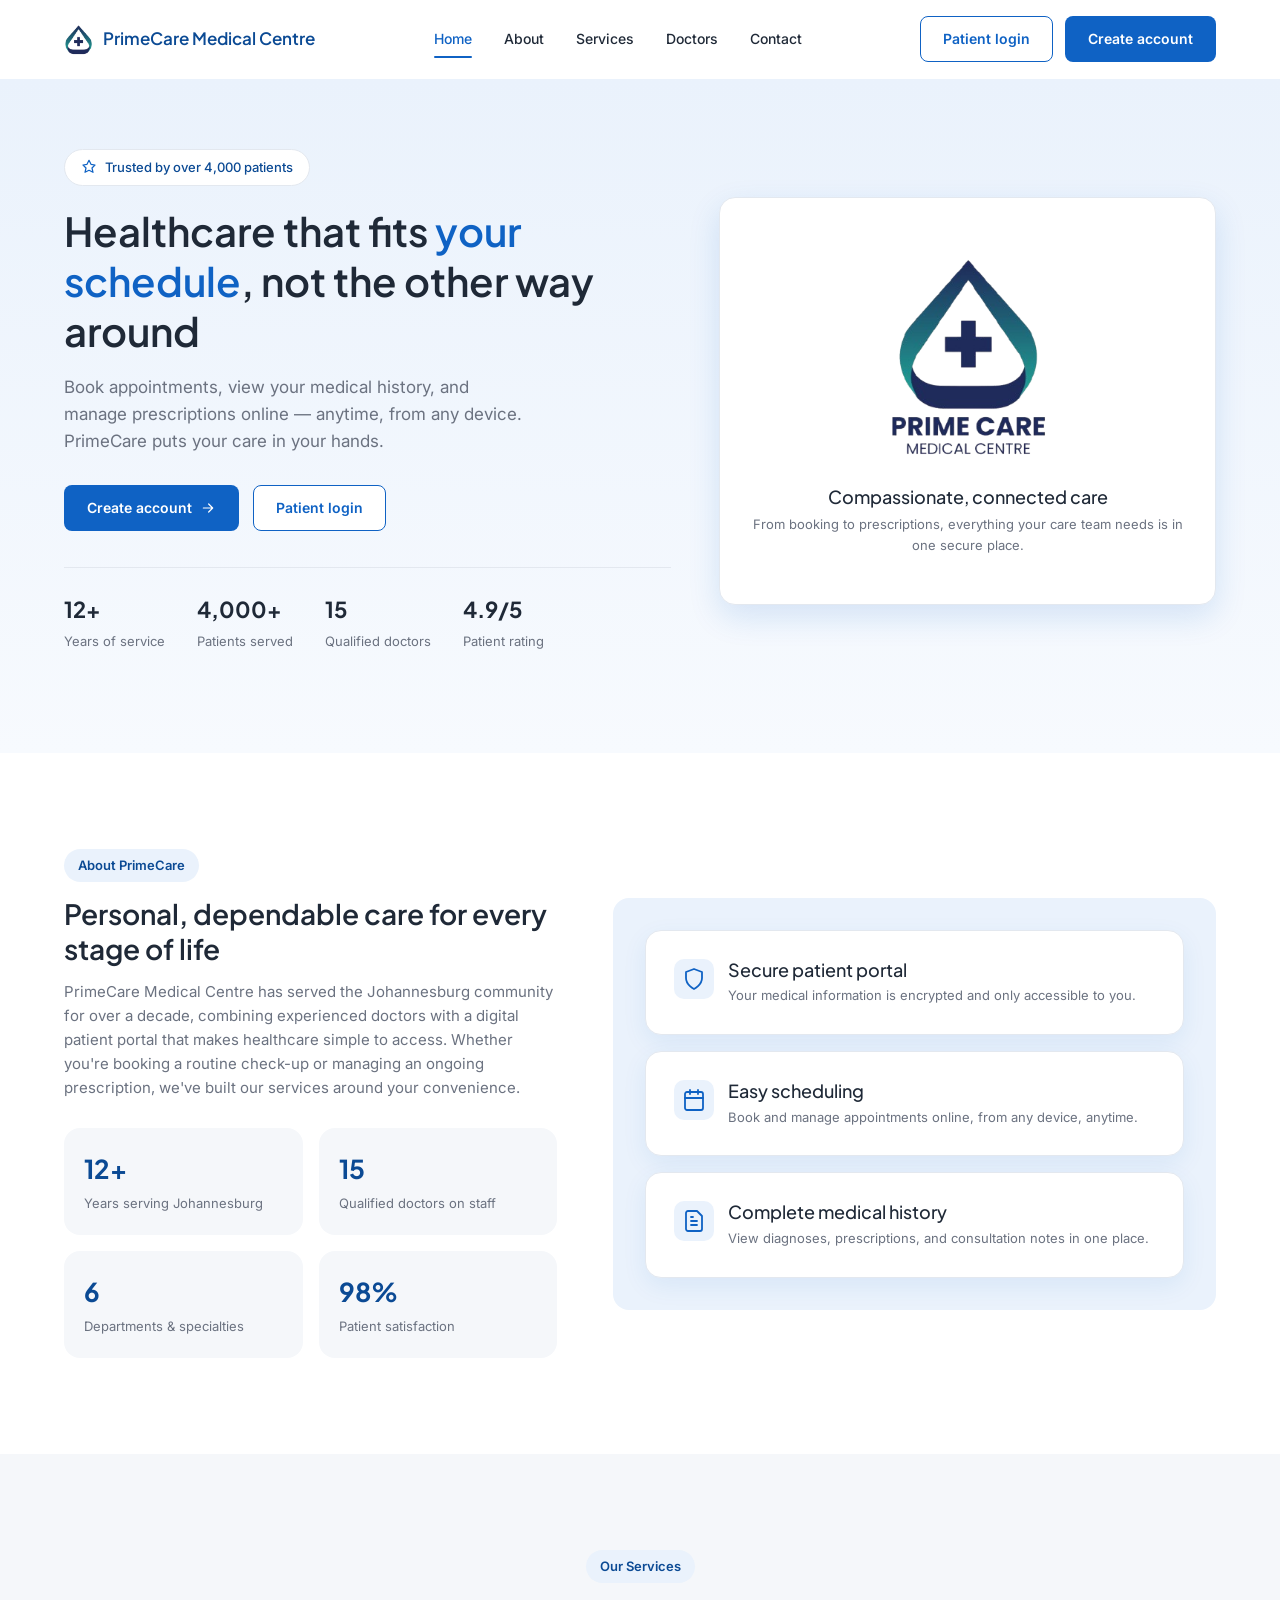
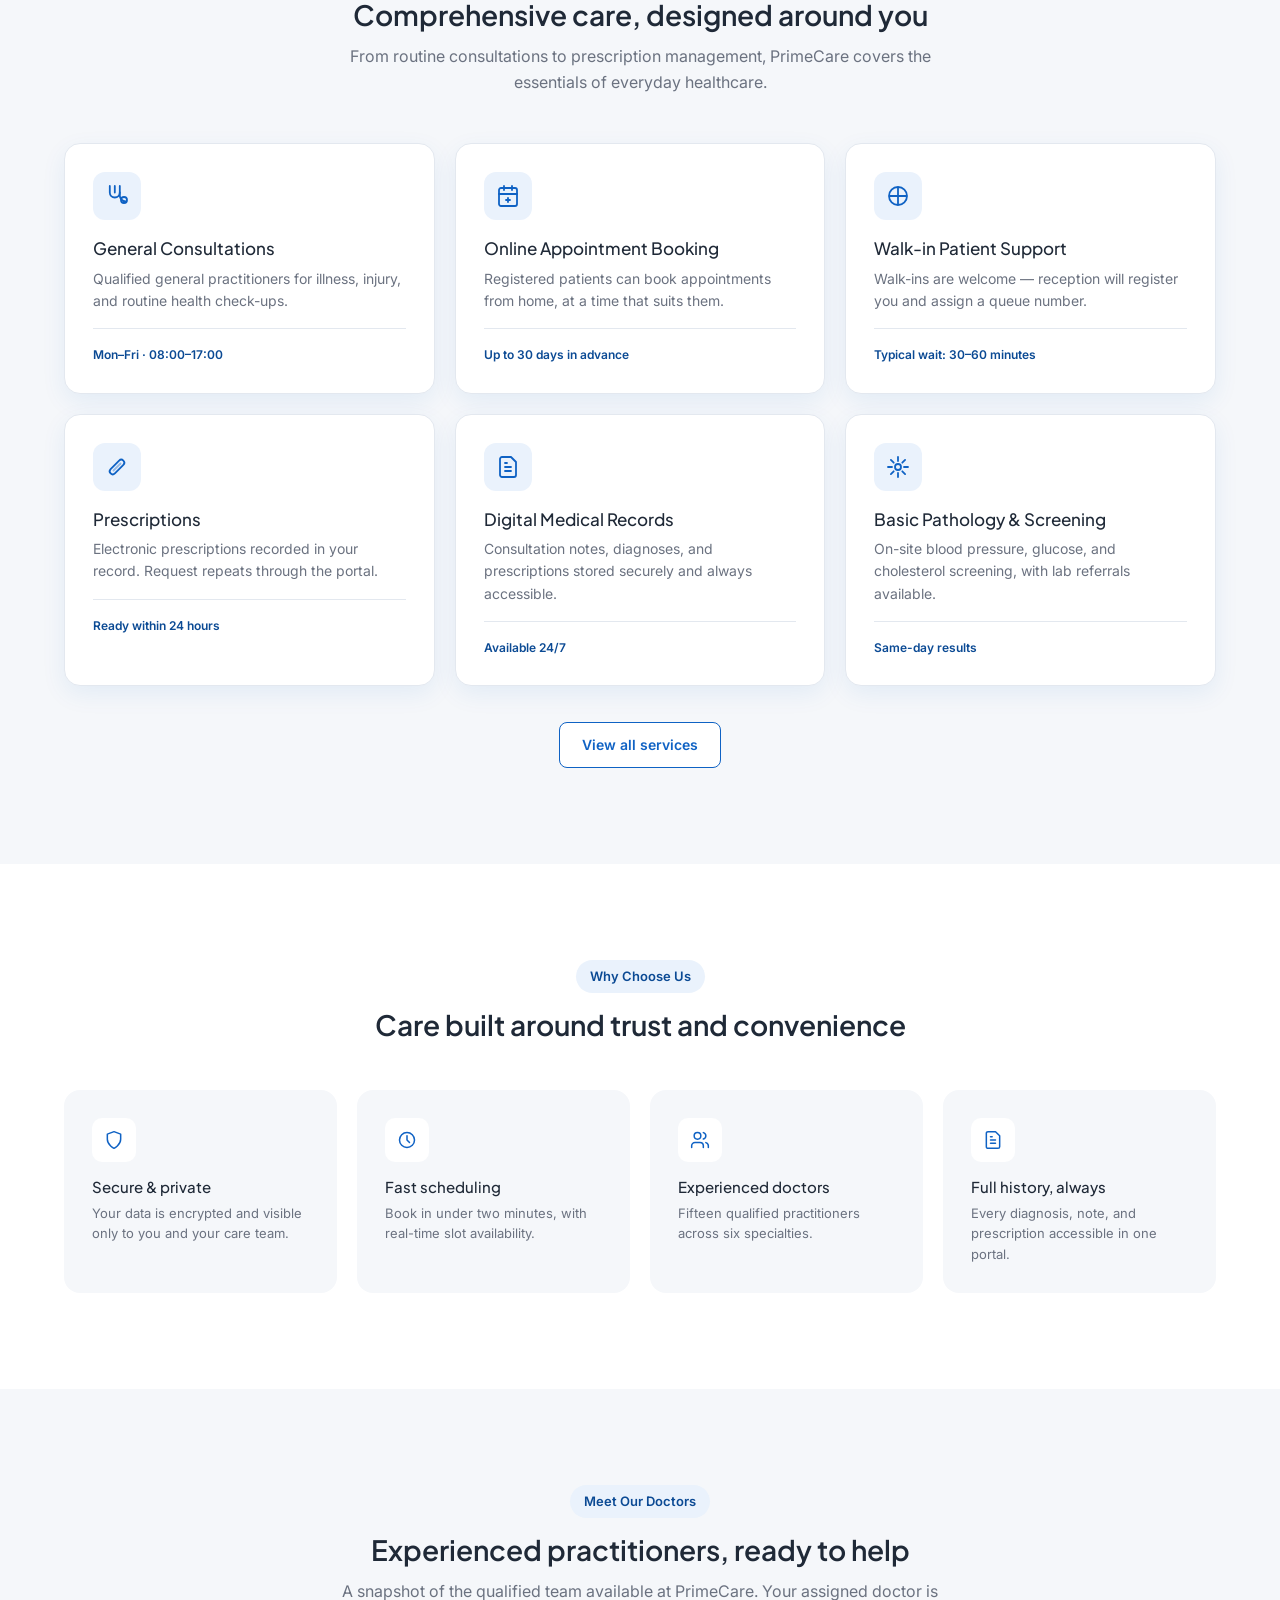
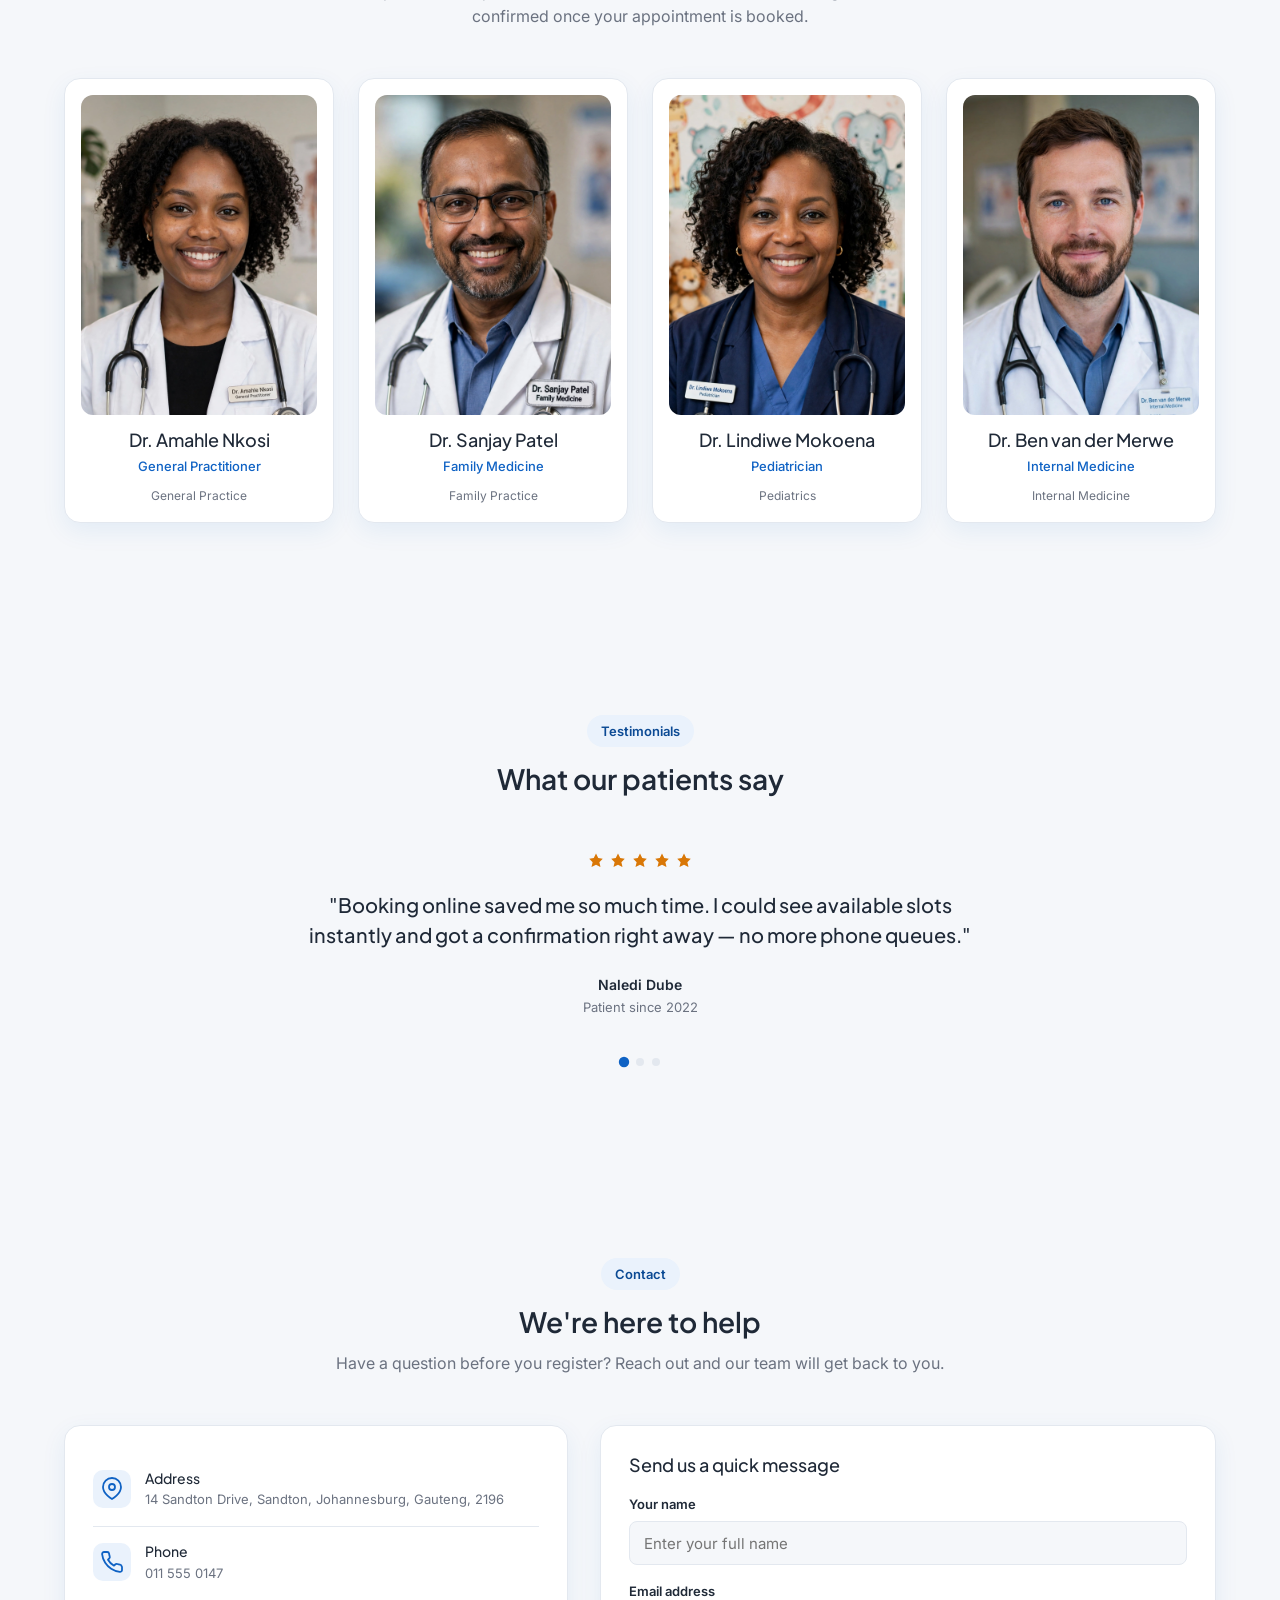
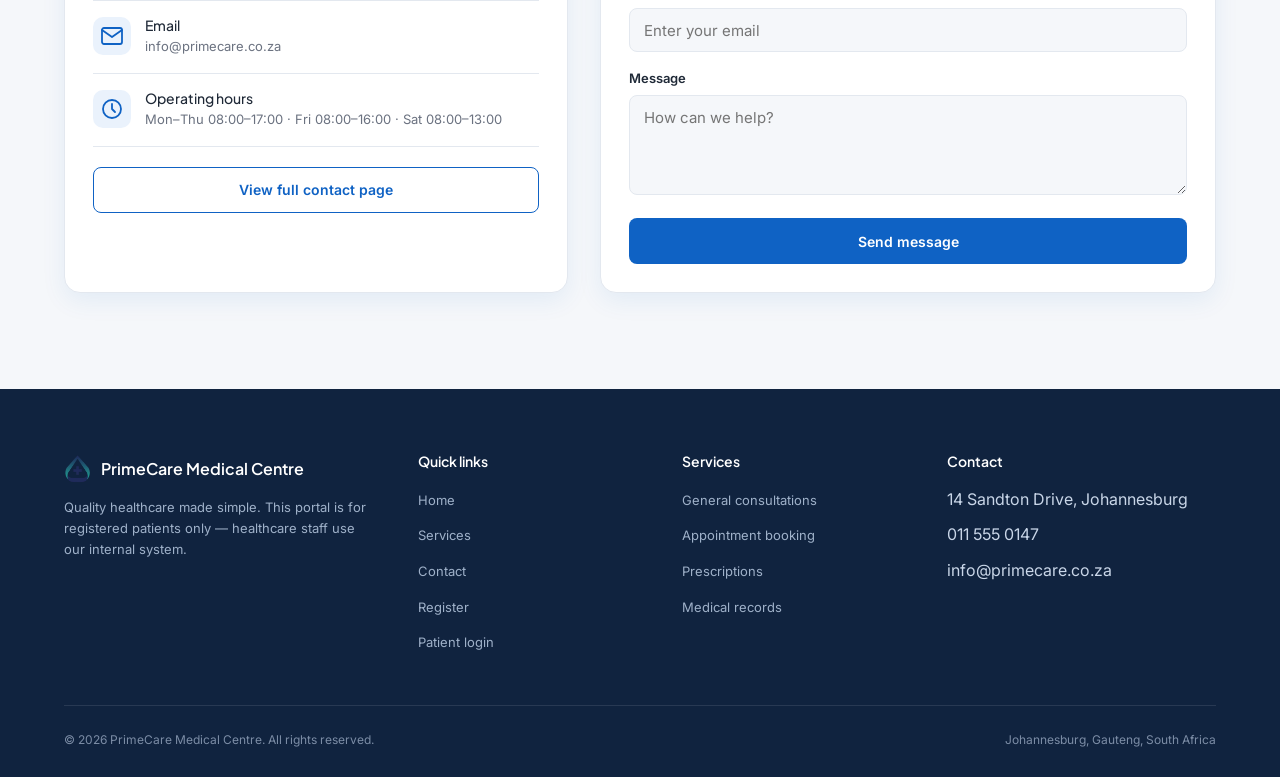
<file: index.html>
<!DOCTYPE html>
<html lang="en">
<head>
<meta charset="UTF-8">
<meta name="viewport" content="width=device-width, initial-scale=1.0">
<title>PrimeCare Medical Centre | Quality Healthcare, Simplified</title>
<meta name="description" content="Book appointments, view medical records, and manage prescriptions online with PrimeCare Medical Centre.">
<link rel="icon" type="image/png" href="assets/images/favicon.png">
<link rel="stylesheet" href="assets/css/style.css">
</head>
<body>

<!-- ============ HEADER ============ -->
<header class="site-header" id="siteHeader">
    <div class="header-inner">
        <a href="index.html" class="logo">
            <img src="assets/images/logo-icon.png" alt="PrimeCare Medical Centre" class="logo-icon-img">
            PrimeCare Medical Centre
        </a>

        <nav class="main-nav" id="mainNav">
            <a href="index.html#hero" class="active">Home</a>
            <a href="index.html#about">About</a>
            <a href="index.html#services">Services</a>
            <a href="index.html#doctors">Doctors</a>
            <a href="index.html#contact">Contact</a>
        </nav>

        <div class="nav-actions">
            <a href="login.html" class="btn btn-secondary">Patient login</a>
            <a href="register.html" class="btn btn-primary">Create account</a>
            <button class="nav-toggle" id="navToggle" aria-label="Toggle menu" aria-expanded="false">
                <svg class="icon" viewBox="0 0 24 24"><path d="M3 6h18M3 12h18M3 18h18"/></svg>
            </button>
        </div>
    </div>
</header>

<!-- ============ HERO ============ -->
<section class="hero" id="hero" style="padding-top:70px;">
    <div class="container">
        <div class="hero-inner">
            <div class="reveal visible">
                <div class="hero-badge">
                    <svg class="icon" viewBox="0 0 24 24"><path d="M12 2l3 6 6 1-4.5 4.5L18 20l-6-3-6 3 1.5-6.5L3 9l6-1z"/></svg>
                    Trusted by over 4,000 patients
                </div>
                <h1>Healthcare that fits <span>your schedule</span>, not the other way around</h1>
                <p class="hero-lead">Book appointments, view your medical history, and manage prescriptions online — anytime, from any device. PrimeCare puts your care in your hands.</p>
                <div class="hero-actions">
                    <a href="register.html" class="btn btn-primary">
                        Create account
                        <svg class="icon" style="width:16px;height:16px;" viewBox="0 0 24 24"><path d="M5 12h14M13 6l6 6-6 6"/></svg>
                    </a>
                    <a href="login.html" class="btn btn-secondary">Patient login</a>
                </div>
                <div class="hero-stats">
                    <div><strong>12+</strong><span>Years of service</span></div>
                    <div><strong>4,000+</strong><span>Patients served</span></div>
                    <div><strong>15</strong><span>Qualified doctors</span></div>
                    <div><strong>4.9/5</strong><span>Patient rating</span></div>
                </div>
            </div>

            <div class="reveal visible">
                <div class="hero-visual" style="text-align:center; padding:48px 24px;">
                    <img src="assets/images/logo-full.png" alt="PrimeCare Medical Centre" style="width:170px; height:auto; margin:0 auto 20px; display:block;">
                    <h3 style="margin-bottom:6px;">Compassionate, connected care</h3>
                    <p style="font-size:13px;">From booking to prescriptions, everything your care team needs is in one secure place.</p>
                </div>
            </div>
        </div>
    </div>
</section>

<!-- ============ ABOUT ============ -->
<section id="about">
    <div class="container">
        <div class="about-inner">
            <div class="reveal">
                <div class="section-tag">About PrimeCare</div>
                <h2>Personal, dependable care for every stage of life</h2>
                <p style="margin-top:14px;">PrimeCare Medical Centre has served the Johannesburg community for over a decade, combining experienced doctors with a digital patient portal that makes healthcare simple to access. Whether you're booking a routine check-up or managing an ongoing prescription, we've built our services around your convenience.</p>

                <div class="about-stats">
                    <div class="stat"><strong>12+</strong><span>Years serving Johannesburg</span></div>
                    <div class="stat"><strong>15</strong><span>Qualified doctors on staff</span></div>
                    <div class="stat"><strong>6</strong><span>Departments &amp; specialties</span></div>
                    <div class="stat"><strong>98%</strong><span>Patient satisfaction</span></div>
                </div>
            </div>

            <div class="reveal">
                <div class="about-visual">
                    <div class="card about-feature">
                        <div class="icon-box">
                            <svg class="icon" viewBox="0 0 24 24"><path d="M12 22s8-4 8-11V5l-8-3-8 3v6c0 7 8 11 8 11z"/></svg>
                        </div>
                        <div>
                            <h3>Secure patient portal</h3>
                            <p>Your medical information is encrypted and only accessible to you.</p>
                        </div>
                    </div>
                    <div class="card about-feature">
                        <div class="icon-box">
                            <svg class="icon" viewBox="0 0 24 24"><rect x="3" y="4" width="18" height="18" rx="2"/><path d="M3 10h18M8 2v4M16 2v4"/></svg>
                        </div>
                        <div>
                            <h3>Easy scheduling</h3>
                            <p>Book and manage appointments online, from any device, anytime.</p>
                        </div>
                    </div>
                    <div class="card about-feature">
                        <div class="icon-box">
                            <svg class="icon" viewBox="0 0 24 24"><path d="M9 12h6M9 16h6M9 8h2"/><path d="M6 2h9l5 5v13a2 2 0 0 1-2 2H6a2 2 0 0 1-2-2V4a2 2 0 0 1 2-2z"/></svg>
                        </div>
                        <div>
                            <h3>Complete medical history</h3>
                            <p>View diagnoses, prescriptions, and consultation notes in one place.</p>
                        </div>
                    </div>
                </div>
            </div>
        </div>
    </div>
</section>

<!-- ============ SERVICES ============ -->
<section id="services" style="background:var(--grey-bg);">
    <div class="container">
        <div class="section-head center">
            <div class="section-tag">Our Services</div>
            <h2>Comprehensive care, designed around you</h2>
            <p>From routine consultations to prescription management, PrimeCare covers the essentials of everyday healthcare.</p>
        </div>

        <div class="services-grid">
            <div class="card service-card reveal">
                <div class="icon-box">
                    <svg class="icon" viewBox="0 0 24 24"><path d="M4.8 2v6.5a5 5 0 0 0 10 0V2M9.8 2v6.5M14.8 2v6.5"/><circle cx="19" cy="16" r="3"/><path d="M14.8 8.5v3a6 6 0 0 0 6 6"/></svg>
                </div>
                <h3>General Consultations</h3>
                <p>Qualified general practitioners for illness, injury, and routine health check-ups.</p>
                <div class="service-meta">Mon–Fri · 08:00–17:00</div>
            </div>

            <div class="card service-card reveal">
                <div class="icon-box">
                    <svg class="icon" viewBox="0 0 24 24"><rect x="3" y="4" width="18" height="18" rx="2"/><path d="M3 10h18M8 2v4M16 2v4M12 14v4M10 16h4"/></svg>
                </div>
                <h3>Online Appointment Booking</h3>
                <p>Registered patients can book appointments from home, at a time that suits them.</p>
                <div class="service-meta">Up to 30 days in advance</div>
            </div>

            <div class="card service-card reveal">
                <div class="icon-box">
                    <svg class="icon" viewBox="0 0 24 24"><path d="M4 12h16M12 4v16"/><circle cx="12" cy="12" r="9"/></svg>
                </div>
                <h3>Walk-in Patient Support</h3>
                <p>Walk-ins are welcome — reception will register you and assign a queue number.</p>
                <div class="service-meta">Typical wait: 30–60 minutes</div>
            </div>

            <div class="card service-card reveal">
                <div class="icon-box">
                    <svg class="icon" viewBox="0 0 24 24"><rect x="3" y="9" width="18" height="6" rx="3" transform="rotate(-45 12 12)"/><path d="M8.5 15.5l7-7" stroke-opacity="0.4"/></svg>
                </div>
                <h3>Prescriptions</h3>
                <p>Electronic prescriptions recorded in your record. Request repeats through the portal.</p>
                <div class="service-meta">Ready within 24 hours</div>
            </div>

            <div class="card service-card reveal">
                <div class="icon-box">
                    <svg class="icon" viewBox="0 0 24 24"><path d="M9 12h6M9 16h6M9 8h2"/><path d="M6 2h9l5 5v13a2 2 0 0 1-2 2H6a2 2 0 0 1-2-2V4a2 2 0 0 1 2-2z"/></svg>
                </div>
                <h3>Digital Medical Records</h3>
                <p>Consultation notes, diagnoses, and prescriptions stored securely and always accessible.</p>
                <div class="service-meta">Available 24/7</div>
            </div>

            <div class="card service-card reveal">
                <div class="icon-box">
                    <svg class="icon" viewBox="0 0 24 24"><path d="M12 2v4M12 18v4M4.9 4.9l2.8 2.8M16.3 16.3l2.8 2.8M2 12h4M18 12h4M4.9 19.1l2.8-2.8M16.3 7.7l2.8-2.8"/><circle cx="12" cy="12" r="3"/></svg>
                </div>
                <h3>Basic Pathology &amp; Screening</h3>
                <p>On-site blood pressure, glucose, and cholesterol screening, with lab referrals available.</p>
                <div class="service-meta">Same-day results</div>
            </div>
        </div>

        <div style="text-align:center; margin-top:36px;">
            <a href="services.html" class="btn btn-secondary">View all services</a>
        </div>
    </div>
</section>

<!-- ============ WHY CHOOSE US ============ -->
<section id="why">
    <div class="container">
        <div class="section-head center">
            <div class="section-tag">Why Choose Us</div>
            <h2>Care built around trust and convenience</h2>
        </div>

        <div class="why-grid">
            <div class="card why-card reveal">
                <div class="icon-box">
                    <svg class="icon" viewBox="0 0 24 24" style="width:20px;height:20px;"><path d="M12 22s8-4 8-11V5l-8-3-8 3v6c0 7 8 11 8 11z"/></svg>
                </div>
                <h3>Secure &amp; private</h3>
                <p>Your data is encrypted and visible only to you and your care team.</p>
            </div>
            <div class="card why-card reveal">
                <div class="icon-box">
                    <svg class="icon" viewBox="0 0 24 24" style="width:20px;height:20px;"><circle cx="12" cy="12" r="9"/><path d="M12 7v5l3 3"/></svg>
                </div>
                <h3>Fast scheduling</h3>
                <p>Book in under two minutes, with real-time slot availability.</p>
            </div>
            <div class="card why-card reveal">
                <div class="icon-box">
                    <svg class="icon" viewBox="0 0 24 24" style="width:20px;height:20px;"><path d="M16 21v-2a4 4 0 0 0-4-4H6a4 4 0 0 0-4 4v2"/><circle cx="9" cy="7" r="4"/><path d="M22 21v-2a4 4 0 0 0-3-3.87"/><path d="M16 3.13a4 4 0 0 1 0 7.75"/></svg>
                </div>
                <h3>Experienced doctors</h3>
                <p>Fifteen qualified practitioners across six specialties.</p>
            </div>
            <div class="card why-card reveal">
                <div class="icon-box">
                    <svg class="icon" viewBox="0 0 24 24" style="width:20px;height:20px;"><path d="M9 12h6M9 16h6M9 8h2"/><path d="M6 2h9l5 5v13a2 2 0 0 1-2 2H6a2 2 0 0 1-2-2V4a2 2 0 0 1 2-2z"/></svg>
                </div>
                <h3>Full history, always</h3>
                <p>Every diagnosis, note, and prescription accessible in one portal.</p>
            </div>
        </div>
    </div>
</section>

<!-- ============ MEET OUR DOCTORS ============ -->
<section id="doctors" style="background:var(--grey-bg);">
    <div class="container">
        <div class="section-head center">
            <div class="section-tag">Meet Our Doctors</div>
            <h2>Experienced practitioners, ready to help</h2>
            <p>A snapshot of the qualified team available at PrimeCare. Your assigned doctor is confirmed once your appointment is booked.</p>
        </div>

        <div class="doctors-grid">
            <div class="card doctor-card reveal">
                <img src="assets/images/amahle.jpg" alt="Dr. Amahle Nkosi - General Practitioner" width="400" height="400" class="doctor-photo">
                <h3>Dr. Amahle Nkosi</h3>
                <div class="doctor-specialty">General Practitioner</div>
                <div class="doctor-dept">General Practice</div>
            </div>
            <div class="card doctor-card reveal">
                <img src="assets/images/sanjay.jpg" alt="Dr. Sanjay Patel - Family Medicine" width="400" height="400" class="doctor-photo">
                <h3>Dr. Sanjay Patel</h3>
                <div class="doctor-specialty">Family Medicine</div>
                <div class="doctor-dept">Family Practice</div>
            </div>
            <div class="card doctor-card reveal">
                <img src="assets/images/lindiwe.jpg" alt="Dr. Lindiwe Mokoena - Pediatrician" width="400" height="400" class="doctor-photo">
                <h3>Dr. Lindiwe Mokoena</h3>
                <div class="doctor-specialty">Pediatrician</div>
                <div class="doctor-dept">Pediatrics</div>
            </div>
            <div class="card doctor-card reveal">
                <img src="assets/images/ben.jpg" alt="Dr. Ben van der Merwe - Internal Medicine" width="400" height="400" class="doctor-photo">
                <h3>Dr. Ben van der Merwe</h3>
                <div class="doctor-specialty">Internal Medicine</div>
                <div class="doctor-dept">Internal Medicine</div>
            </div>
        </div>
    </div>
</section>

<!-- ============ TESTIMONIALS ============ -->
<section class="testimonials-section" id="testimonials">
    <div class="container">
        <div class="section-head center">
            <div class="section-tag">Testimonials</div>
            <h2>What our patients say</h2>
        </div>

        <div class="testimonial-track">
            <div class="testimonial-slide active">
                <div class="testimonial-stars">
                    <svg class="icon" viewBox="0 0 24 24"><path d="M12 2l3 6 6 1-4.5 4.5L18 20l-6-3-6 3 1.5-6.5L3 9l6-1z"/></svg>
                    <svg class="icon" viewBox="0 0 24 24"><path d="M12 2l3 6 6 1-4.5 4.5L18 20l-6-3-6 3 1.5-6.5L3 9l6-1z"/></svg>
                    <svg class="icon" viewBox="0 0 24 24"><path d="M12 2l3 6 6 1-4.5 4.5L18 20l-6-3-6 3 1.5-6.5L3 9l6-1z"/></svg>
                    <svg class="icon" viewBox="0 0 24 24"><path d="M12 2l3 6 6 1-4.5 4.5L18 20l-6-3-6 3 1.5-6.5L3 9l6-1z"/></svg>
                    <svg class="icon" viewBox="0 0 24 24"><path d="M12 2l3 6 6 1-4.5 4.5L18 20l-6-3-6 3 1.5-6.5L3 9l6-1z"/></svg>
                </div>
                <p class="testimonial-quote">"Booking online saved me so much time. I could see available slots instantly and got a confirmation right away — no more phone queues."</p>
                <div class="testimonial-author">Naledi Dube</div>
                <div class="testimonial-role">Patient since 2022</div>
            </div>

            <div class="testimonial-slide">
                <div class="testimonial-stars">
                    <svg class="icon" viewBox="0 0 24 24"><path d="M12 2l3 6 6 1-4.5 4.5L18 20l-6-3-6 3 1.5-6.5L3 9l6-1z"/></svg>
                    <svg class="icon" viewBox="0 0 24 24"><path d="M12 2l3 6 6 1-4.5 4.5L18 20l-6-3-6 3 1.5-6.5L3 9l6-1z"/></svg>
                    <svg class="icon" viewBox="0 0 24 24"><path d="M12 2l3 6 6 1-4.5 4.5L18 20l-6-3-6 3 1.5-6.5L3 9l6-1z"/></svg>
                    <svg class="icon" viewBox="0 0 24 24"><path d="M12 2l3 6 6 1-4.5 4.5L18 20l-6-3-6 3 1.5-6.5L3 9l6-1z"/></svg>
                    <svg class="icon" viewBox="0 0 24 24"><path d="M12 2l3 6 6 1-4.5 4.5L18 20l-6-3-6 3 1.5-6.5L3 9l6-1z"/></svg>
                </div>
                <p class="testimonial-quote">"Being able to request a repeat prescription without an extra visit has been a huge help for managing my blood pressure medication."</p>
                <div class="testimonial-author">Johan Kruger</div>
                <div class="testimonial-role">Patient since 2019</div>
            </div>

            <div class="testimonial-slide">
                <div class="testimonial-stars">
                    <svg class="icon" viewBox="0 0 24 24"><path d="M12 2l3 6 6 1-4.5 4.5L18 20l-6-3-6 3 1.5-6.5L3 9l6-1z"/></svg>
                    <svg class="icon" viewBox="0 0 24 24"><path d="M12 2l3 6 6 1-4.5 4.5L18 20l-6-3-6 3 1.5-6.5L3 9l6-1z"/></svg>
                    <svg class="icon" viewBox="0 0 24 24"><path d="M12 2l3 6 6 1-4.5 4.5L18 20l-6-3-6 3 1.5-6.5L3 9l6-1z"/></svg>
                    <svg class="icon" viewBox="0 0 24 24"><path d="M12 2l3 6 6 1-4.5 4.5L18 20l-6-3-6 3 1.5-6.5L3 9l6-1z"/></svg>
                    <svg class="icon" viewBox="0 0 24 24"><path d="M12 2l3 6 6 1-4.5 4.5L18 20l-6-3-6 3 1.5-6.5L3 9l6-1z"/></svg>
                </div>
                <p class="testimonial-quote">"Dr. Nkosi and the team are always thorough and take the time to explain things clearly. Having my full history online gives me peace of mind."</p>
                <div class="testimonial-author">Precious Zulu</div>
                <div class="testimonial-role">Patient since 2021</div>
            </div>

            <div class="testimonial-dots">
                <button class="active" aria-label="Show testimonial 1"></button>
                <button aria-label="Show testimonial 2"></button>
                <button aria-label="Show testimonial 3"></button>
            </div>
        </div>
    </div>
</section>

<!-- ============ CONTACT ============ -->
<section id="contact" style="background:var(--grey-bg);">
    <div class="container">
        <div class="section-head center">
            <div class="section-tag">Contact</div>
            <h2>We're here to help</h2>
            <p>Have a question before you register? Reach out and our team will get back to you.</p>
        </div>

        <div class="contact-inner">
            <div class="card contact-info-card reveal">
                <div class="contact-row">
                    <div class="icon-box">
                        <svg class="icon" viewBox="0 0 24 24"><path d="M21 10c0 7-9 12-9 12s-9-5-9-12a9 9 0 0 1 18 0z"/><circle cx="12" cy="10" r="3"/></svg>
                    </div>
                    <div>
                        <h3>Address</h3>
                        <p>14 Sandton Drive, Sandton, Johannesburg, Gauteng, 2196</p>
                    </div>
                </div>
                <div class="contact-row">
                    <div class="icon-box">
                        <svg class="icon" viewBox="0 0 24 24"><path d="M22 16.9v3a2 2 0 0 1-2.2 2 19.8 19.8 0 0 1-8.6-3.1 19.5 19.5 0 0 1-6-6 19.8 19.8 0 0 1-3.1-8.7A2 2 0 0 1 4.1 2h3a2 2 0 0 1 2 1.7c.1.9.3 1.8.6 2.7a2 2 0 0 1-.5 2.1L8 9.7a16 16 0 0 0 6 6l1.2-1.2a2 2 0 0 1 2.1-.5c.9.3 1.8.5 2.7.6a2 2 0 0 1 1.7 2z"/></svg>
                    </div>
                    <div>
                        <h3>Phone</h3>
                        <p>011 555 0147</p>
                    </div>
                </div>
                <div class="contact-row">
                    <div class="icon-box">
                        <svg class="icon" viewBox="0 0 24 24"><rect x="2" y="4" width="20" height="16" rx="2"/><path d="M22 6l-10 7L2 6"/></svg>
                    </div>
                    <div>
                        <h3>Email</h3>
                        <p>info@primecare.co.za</p>
                    </div>
                </div>
                <div class="contact-row">
                    <div class="icon-box">
                        <svg class="icon" viewBox="0 0 24 24"><circle cx="12" cy="12" r="9"/><path d="M12 7v5l3 3"/></svg>
                    </div>
                    <div>
                        <h3>Operating hours</h3>
                        <p>Mon–Thu 08:00–17:00 · Fri 08:00–16:00 · Sat 08:00–13:00</p>
                    </div>
                </div>
                <a href="contact.html" class="btn btn-secondary btn-block" style="margin-top:20px;">View full contact page</a>
            </div>

            <div class="card reveal">
                <h3 style="font-size:18px;margin-bottom:18px;">Send us a quick message</h3>
                <form id="quickContactForm">
                    <div class="form-group">
                        <label for="qcName">Your name</label>
                        <input type="text" id="qcName" placeholder="Enter your full name">
                    </div>
                    <div class="form-group">
                        <label for="qcEmail">Email address</label>
                        <input type="email" id="qcEmail" placeholder="Enter your email">
                    </div>
                    <div class="form-group">
                        <label for="qcMessage">Message</label>
                        <textarea id="qcMessage" placeholder="How can we help?"></textarea>
                    </div>
                    <button type="submit" class="btn btn-primary btn-block">Send message</button>
                    <p class="form-msg" id="quickContactMsg"></p>
                </form>
            </div>
        </div>
    </div>
</section>

<!-- ============ FOOTER ============ -->
<footer class="site-footer">
    <div class="container">
        <div class="footer-grid">
            <div>
                <div class="footer-brand">
                    <img src="assets/images/logo-icon.png" alt="PrimeCare Medical Centre" class="footer-logo-img">
                    PrimeCare Medical Centre
                </div>
                <p>Quality healthcare made simple. This portal is for registered patients only — healthcare staff use our internal system.</p>
            </div>

            <div>
                <h4>Quick links</h4>
                <ul>
                    <li><a href="index.html">Home</a></li>
                    <li><a href="services.html">Services</a></li>
                    <li><a href="contact.html">Contact</a></li>
                    <li><a href="register.html">Register</a></li>
                    <li><a href="login.html">Patient login</a></li>
                </ul>
            </div>

            <div>
                <h4>Services</h4>
                <ul>
                    <li><a href="services.html">General consultations</a></li>
                    <li><a href="services.html">Appointment booking</a></li>
                    <li><a href="services.html">Prescriptions</a></li>
                    <li><a href="services.html">Medical records</a></li>
                </ul>
            </div>

            <div>
                <h4>Contact</h4>
                <ul>
                    <li>14 Sandton Drive, Johannesburg</li>
                    <li>011 555 0147</li>
                    <li>info@primecare.co.za</li>
                </ul>
            </div>
        </div>

        <div class="footer-bottom">
            <span>&copy; 2026 PrimeCare Medical Centre. All rights reserved.</span>
            <span>Johannesburg, Gauteng, South Africa</span>
        </div>
    </div>
</footer>

<script src="assets/js/app.js"></script>
<script src="assets/js/home.js"></script>
</body>
</html>
</file>
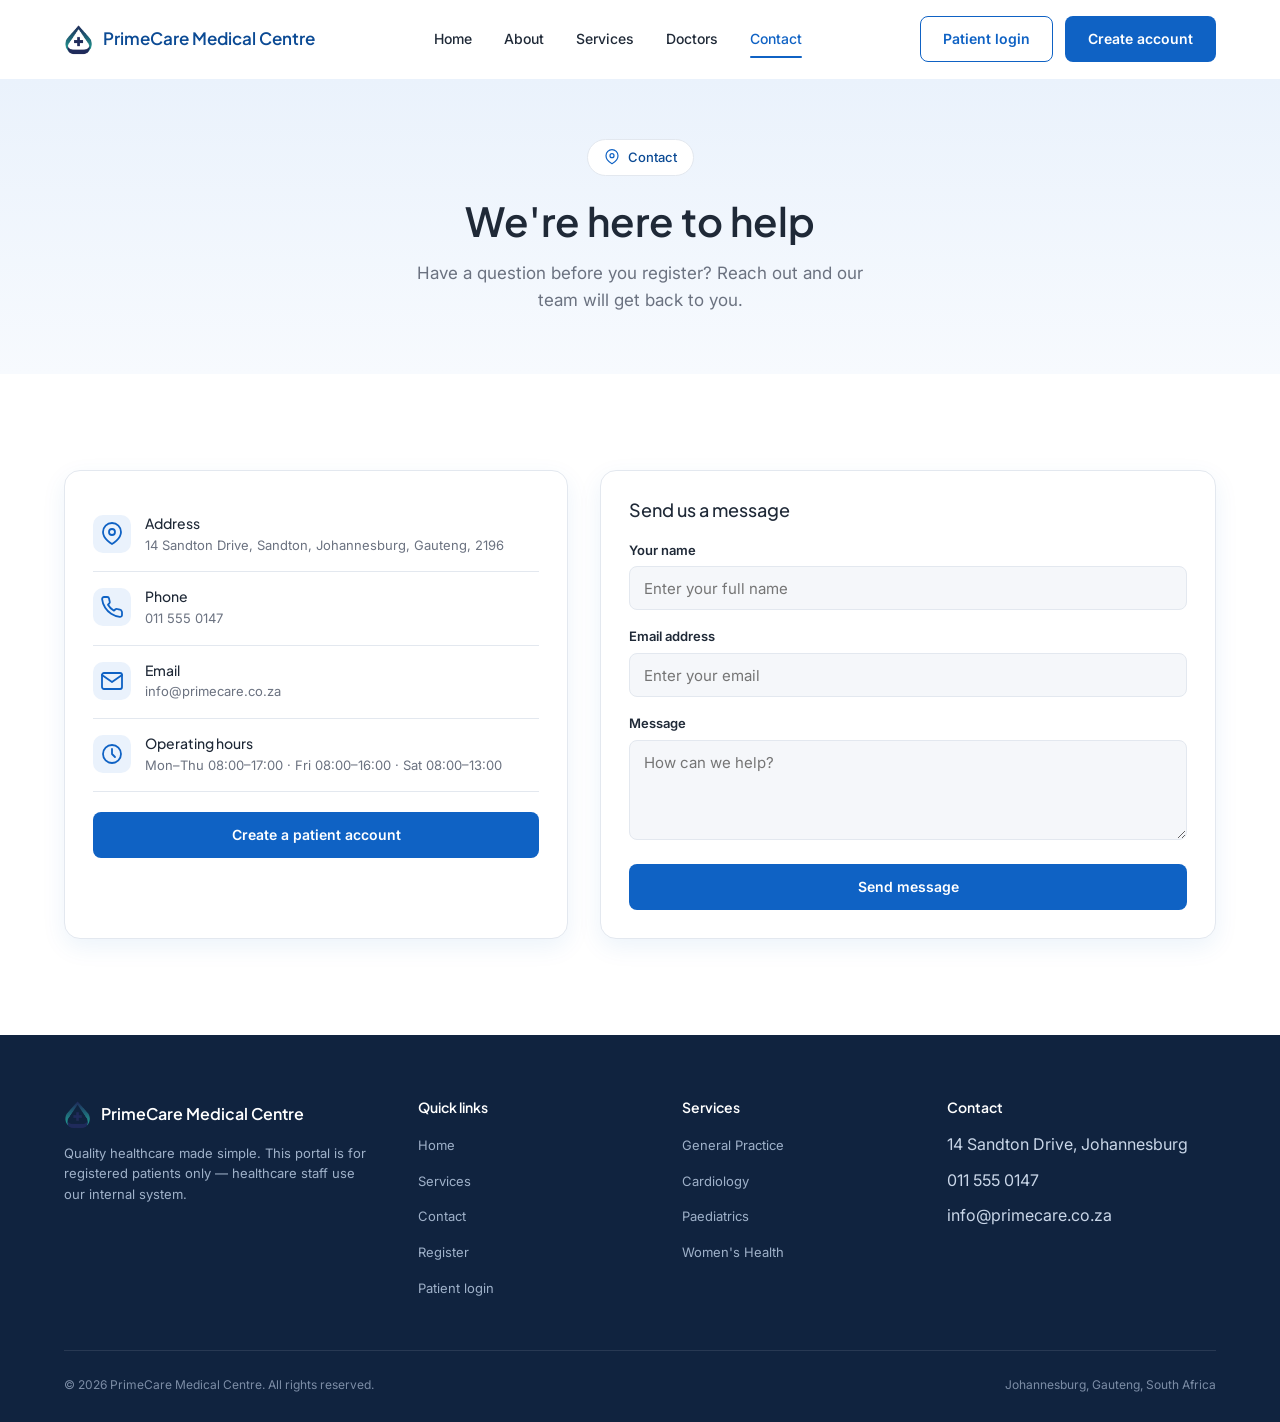
<file: contact.html>
<!DOCTYPE html>
<html lang="en">
<head>
<meta charset="UTF-8">
<meta name="viewport" content="width=device-width, initial-scale=1.0">
<title>Contact Us | PrimeCare Medical Centre</title>
<meta name="description" content="Get in touch with PrimeCare Medical Centre — address, phone, email and operating hours.">
<link rel="icon" type="image/png" href="assets/images/favicon.png">
<link rel="stylesheet" href="assets/css/style.css">
</head>
<body>

<!-- ============ HEADER ============ -->
<header class="site-header" id="siteHeader">
    <div class="header-inner">
        <a href="index.html" class="logo">
            <img src="assets/images/logo-icon.png" alt="PrimeCare Medical Centre" class="logo-icon-img">
            PrimeCare Medical Centre
        </a>
        <nav class="main-nav" id="mainNav">
            <a href="index.html">Home</a>
            <a href="index.html#about">About</a>
            <a href="services.html">Services</a>
            <a href="index.html#doctors">Doctors</a>
            <a href="contact.html" class="active">Contact</a>
        </nav>
        <div class="nav-actions">
            <a href="login.html" class="btn btn-secondary">Patient login</a>
            <a href="register.html" class="btn btn-primary">Create account</a>
            <button class="nav-toggle" id="navToggle" aria-label="Toggle menu" aria-expanded="false">
                <svg class="icon" viewBox="0 0 24 24"><path d="M3 6h18M3 12h18M3 18h18"/></svg>
            </button>
        </div>
    </div>
</header>

<!-- ============ HERO ============ -->
<section class="hero" style="padding-top:60px; padding-bottom:60px;">
    <div class="container" style="text-align:center;">
        <div class="hero-badge" style="margin-left:auto;margin-right:auto;">
            <svg class="icon" viewBox="0 0 24 24"><path d="M21 10c0 7-9 12-9 12s-9-5-9-12a9 9 0 0 1 18 0z"/><circle cx="12" cy="10" r="3"/></svg>
            Contact
        </div>
        <h1 style="max-width:560px;margin:0 auto 14px;">We're here to help</h1>
        <p class="hero-lead" style="max-width:480px;margin:0 auto;">Have a question before you register? Reach out and our team will get back to you.</p>
    </div>
</section>

<!-- ============ CONTACT ============ -->
<section>
    <div class="container">
        <div class="contact-inner">
            <div class="card contact-info-card reveal">
                <div class="contact-row">
                    <div class="icon-box">
                        <svg class="icon" viewBox="0 0 24 24"><path d="M21 10c0 7-9 12-9 12s-9-5-9-12a9 9 0 0 1 18 0z"/><circle cx="12" cy="10" r="3"/></svg>
                    </div>
                    <div>
                        <h3>Address</h3>
                        <p>14 Sandton Drive, Sandton, Johannesburg, Gauteng, 2196</p>
                    </div>
                </div>
                <div class="contact-row">
                    <div class="icon-box">
                        <svg class="icon" viewBox="0 0 24 24"><path d="M22 16.9v3a2 2 0 0 1-2.2 2 19.8 19.8 0 0 1-8.6-3.1 19.5 19.5 0 0 1-6-6 19.8 19.8 0 0 1-3.1-8.7A2 2 0 0 1 4.1 2h3a2 2 0 0 1 2 1.7c.1.9.3 1.8.6 2.7a2 2 0 0 1-.5 2.1L8 9.7a16 16 0 0 0 6 6l1.2-1.2a2 2 0 0 1 2.1-.5c.9.3 1.8.5 2.7.6a2 2 0 0 1 1.7 2z"/></svg>
                    </div>
                    <div>
                        <h3>Phone</h3>
                        <p>011 555 0147</p>
                    </div>
                </div>
                <div class="contact-row">
                    <div class="icon-box">
                        <svg class="icon" viewBox="0 0 24 24"><rect x="2" y="4" width="20" height="16" rx="2"/><path d="M22 6l-10 7L2 6"/></svg>
                    </div>
                    <div>
                        <h3>Email</h3>
                        <p>info@primecare.co.za</p>
                    </div>
                </div>
                <div class="contact-row">
                    <div class="icon-box">
                        <svg class="icon" viewBox="0 0 24 24"><circle cx="12" cy="12" r="9"/><path d="M12 7v5l3 3"/></svg>
                    </div>
                    <div>
                        <h3>Operating hours</h3>
                        <p>Mon–Thu 08:00–17:00 · Fri 08:00–16:00 · Sat 08:00–13:00</p>
                    </div>
                </div>
                <a href="register.html" class="btn btn-primary btn-block" style="margin-top:20px;">Create a patient account</a>
            </div>

            <div class="card reveal">
                <h3 style="font-size:18px;margin-bottom:18px;">Send us a message</h3>
                <p class="form-banner" id="contactBanner"></p>
                <form id="contactForm">
                    <div class="form-group">
                        <label for="cName">Your name</label>
                        <input type="text" id="cName" placeholder="Enter your full name">
                    </div>
                    <div class="form-group">
                        <label for="cEmail">Email address</label>
                        <input type="email" id="cEmail" placeholder="Enter your email">
                    </div>
                    <div class="form-group">
                        <label for="cMessage">Message</label>
                        <textarea id="cMessage" placeholder="How can we help?"></textarea>
                    </div>
                    <button type="submit" class="btn btn-primary btn-block">Send message</button>
                </form>
            </div>
        </div>
    </div>
</section>

<!-- ============ FOOTER ============ -->
<footer class="site-footer">
    <div class="container">
        <div class="footer-grid">
            <div>
                <div class="footer-brand">
                    <img src="assets/images/logo-icon.png" alt="PrimeCare Medical Centre" class="footer-logo-img">
                    PrimeCare Medical Centre
                </div>
                <p>Quality healthcare made simple. This portal is for registered patients only — healthcare staff use our internal system.</p>
            </div>

            <div>
                <h4>Quick links</h4>
                <ul>
                    <li><a href="index.html">Home</a></li>
                    <li><a href="services.html">Services</a></li>
                    <li><a href="contact.html">Contact</a></li>
                    <li><a href="register.html">Register</a></li>
                    <li><a href="login.html">Patient login</a></li>
                </ul>
            </div>

            <div>
                <h4>Services</h4>
                <ul>
                    <li><a href="services.html">General Practice</a></li>
                    <li><a href="services.html">Cardiology</a></li>
                    <li><a href="services.html">Paediatrics</a></li>
                    <li><a href="services.html">Women's Health</a></li>
                </ul>
            </div>

            <div>
                <h4>Contact</h4>
                <ul>
                    <li>14 Sandton Drive, Johannesburg</li>
                    <li>011 555 0147</li>
                    <li>info@primecare.co.za</li>
                </ul>
            </div>
        </div>

        <div class="footer-bottom">
            <span>&copy; 2026 PrimeCare Medical Centre. All rights reserved.</span>
            <span>Johannesburg, Gauteng, South Africa</span>
        </div>
    </div>
</footer>

<script src="assets/js/app.js"></script>
<script src="assets/js/contact.js"></script>
</body>
</html>
</file>
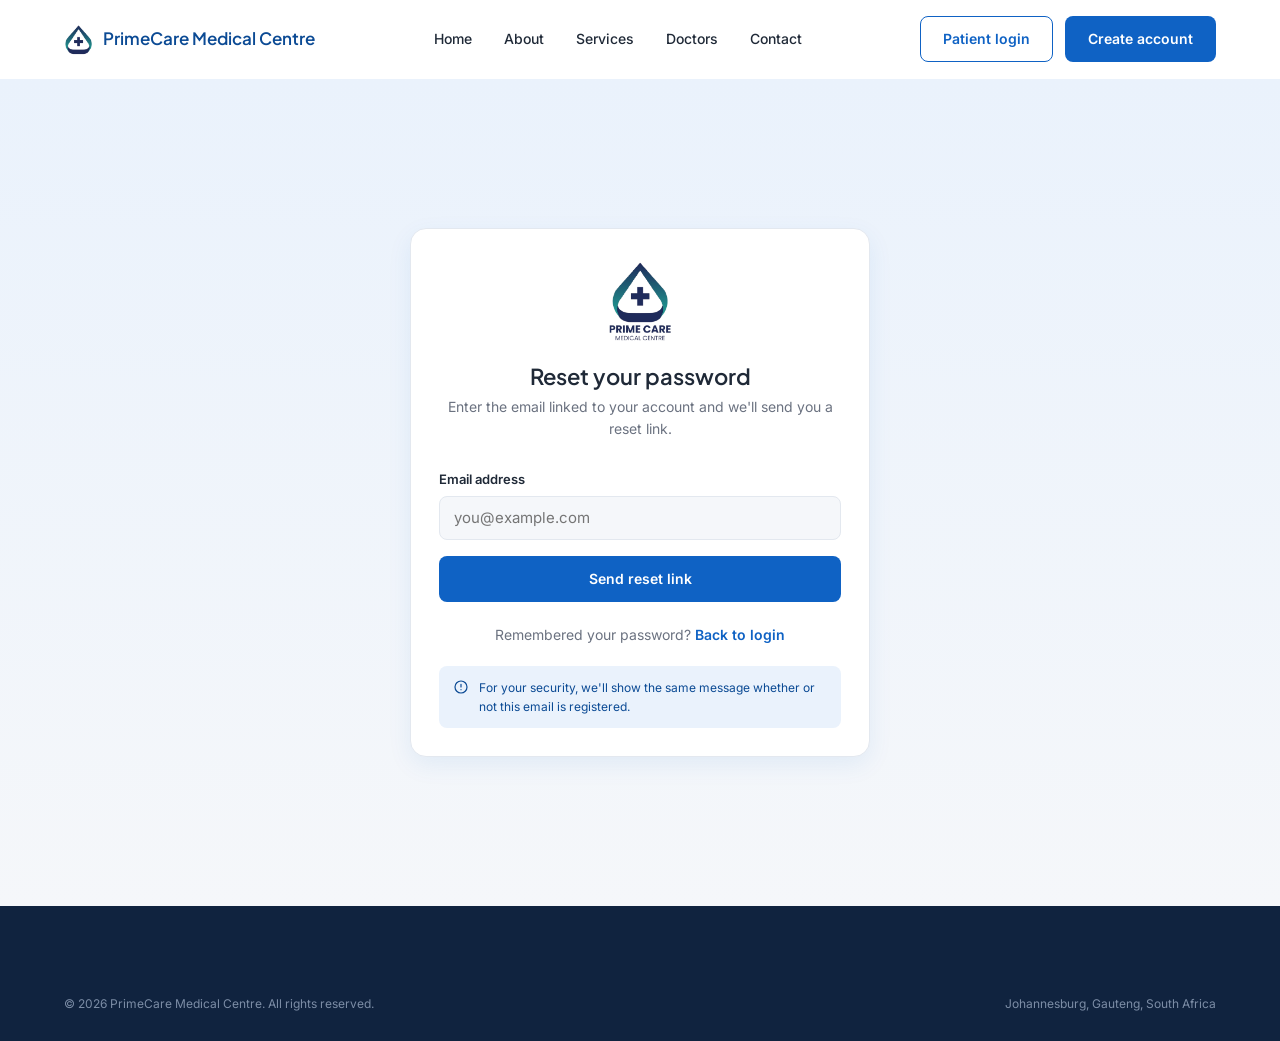
<file: forgot-password.html>
<!DOCTYPE html>
<html lang="en">
<head>
<meta charset="UTF-8">
<meta name="viewport" content="width=device-width, initial-scale=1.0">
<title>Forgot Password | PrimeCare Medical Centre</title>
<meta name="description" content="Reset your PrimeCare patient account password.">
<link rel="icon" type="image/png" href="assets/images/favicon.png">
<link rel="stylesheet" href="assets/css/style.css">
</head>
<body>

<!-- ============ HEADER ============ -->
<header class="site-header" id="siteHeader">
    <div class="header-inner">
        <a href="index.html" class="logo">
            <img src="assets/images/logo-icon.png" alt="PrimeCare Medical Centre" class="logo-icon-img">
            PrimeCare Medical Centre
        </a>
        <nav class="main-nav" id="mainNav">
            <a href="index.html">Home</a>
            <a href="index.html#about">About</a>
            <a href="index.html#services">Services</a>
            <a href="index.html#doctors">Doctors</a>
            <a href="index.html#contact">Contact</a>
        </nav>
        <div class="nav-actions">
            <a href="login.html" class="btn btn-secondary">Patient login</a>
            <a href="register.html" class="btn btn-primary">Create account</a>
            <button class="nav-toggle" id="navToggle" aria-label="Toggle menu" aria-expanded="false">
                <svg class="icon" viewBox="0 0 24 24"><path d="M3 6h18M3 12h18M3 18h18"/></svg>
            </button>
        </div>
    </div>
</header>

<!-- ============ FORGOT PASSWORD FORM ============ -->
<section class="auth-page">
    <div class="card auth-card">
        <div class="auth-head">
            <img src="assets/images/logo-full.png" alt="PrimeCare Medical Centre" class="auth-logo-img">
            <h1>Reset your password</h1>
            <p>Enter the email linked to your account and we'll send you a reset link.</p>
        </div>

        <p class="form-banner" id="formBanner"></p>

        <form id="forgotPasswordForm" novalidate>
            <div class="form-group">
                <label for="forgotEmail">Email address</label>
                <input type="email" id="forgotEmail" name="forgotEmail" placeholder="you@example.com" autocomplete="email">
                <p class="field-error" id="err-forgotEmail">Please enter a valid email address.</p>
            </div>

            <button type="submit" class="btn btn-primary btn-block" id="forgotBtn">Send reset link</button>

            <p class="auth-switch">Remembered your password? <a href="login.html">Back to login</a></p>
        </form>

        <div class="auth-note">
            <svg class="icon" viewBox="0 0 24 24"><circle cx="12" cy="12" r="9"/><path d="M12 8v4M12 16h.01"/></svg>
            <span>For your security, we'll show the same message whether or not this email is registered.</span>
        </div>
    </div>
</section>

<!-- ============ FOOTER ============ -->
<footer class="site-footer">
    <div class="container">
        <div class="footer-bottom">
            <span>&copy; 2026 PrimeCare Medical Centre. All rights reserved.</span>
            <span>Johannesburg, Gauteng, South Africa</span>
        </div>
    </div>
</footer>

<script src="assets/js/app.js"></script>
<script src="assets/js/auth.js"></script>
</body>
</html>
</file>
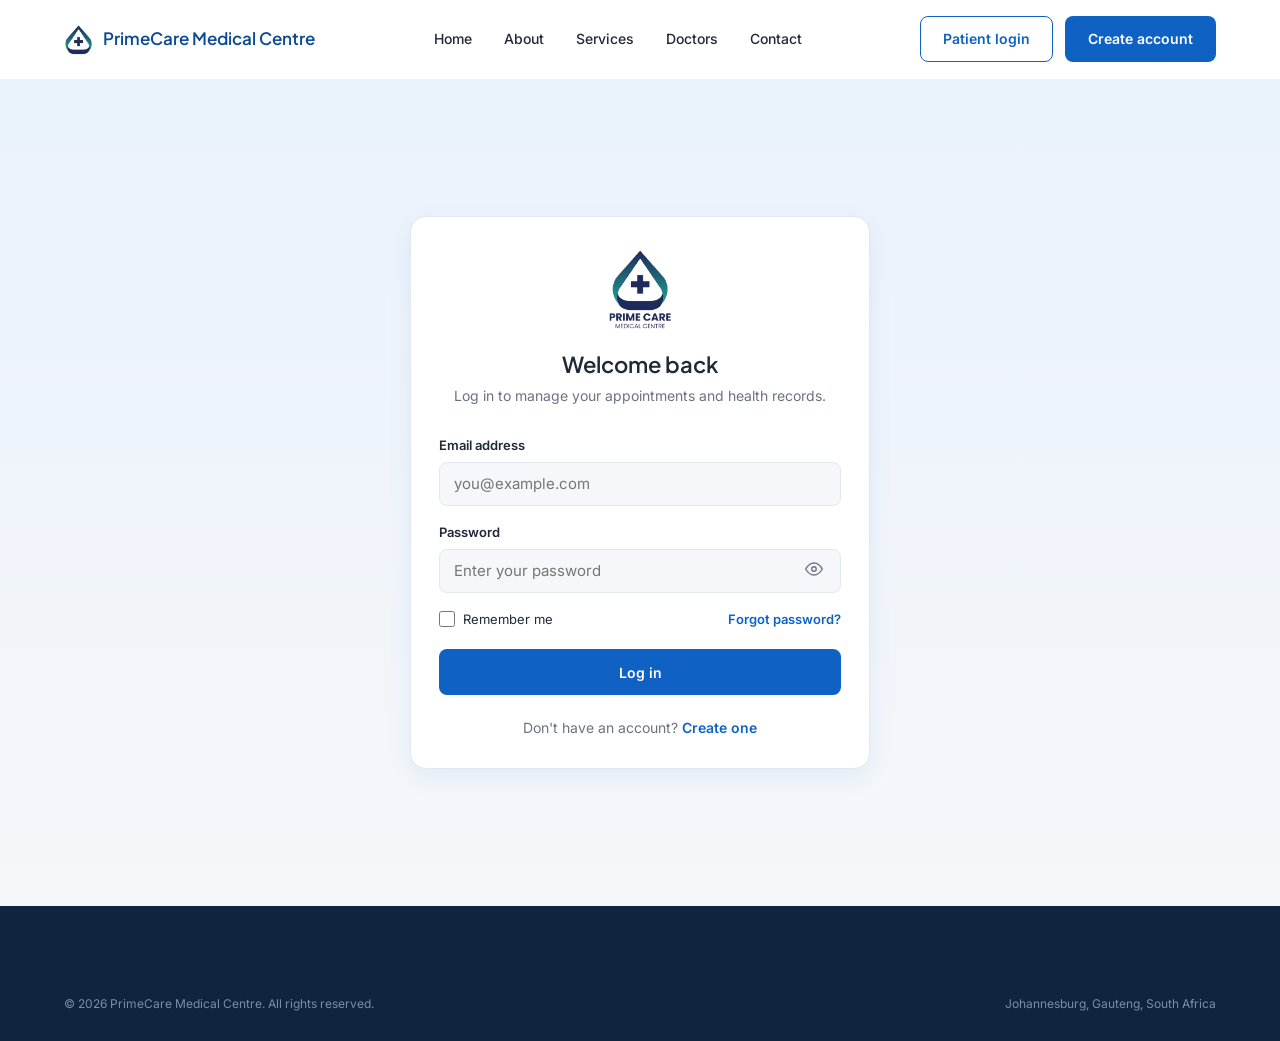
<file: login.html>
<!DOCTYPE html>
<html lang="en">
<head>
<meta charset="UTF-8">
<meta name="viewport" content="width=device-width, initial-scale=1.0">
<title>Patient Login | PrimeCare Medical Centre</title>
<meta name="description" content="Log in to your PrimeCare patient account to manage appointments, records, and prescriptions.">
<link rel="icon" type="image/png" href="assets/images/favicon.png">
<link rel="stylesheet" href="assets/css/style.css">
</head>
<body>

<!-- ============ HEADER ============ -->
<header class="site-header" id="siteHeader">
    <div class="header-inner">
        <a href="index.html" class="logo">
            <img src="assets/images/logo-icon.png" alt="PrimeCare Medical Centre" class="logo-icon-img">
            PrimeCare Medical Centre
        </a>
        <nav class="main-nav" id="mainNav">
            <a href="index.html">Home</a>
            <a href="index.html#about">About</a>
            <a href="index.html#services">Services</a>
            <a href="index.html#doctors">Doctors</a>
            <a href="index.html#contact">Contact</a>
        </nav>
        <div class="nav-actions">
            <a href="login.html" class="btn btn-secondary">Patient login</a>
            <a href="register.html" class="btn btn-primary">Create account</a>
            <button class="nav-toggle" id="navToggle" aria-label="Toggle menu" aria-expanded="false">
                <svg class="icon" viewBox="0 0 24 24"><path d="M3 6h18M3 12h18M3 18h18"/></svg>
            </button>
        </div>
    </div>
</header>

<!-- ============ LOGIN FORM ============ -->
<section class="auth-page">
    <div class="card auth-card">
        <div class="auth-head">
            <img src="assets/images/logo-full.png" alt="PrimeCare Medical Centre" class="auth-logo-img">
            <h1>Welcome back</h1>
            <p>Log in to manage your appointments and health records.</p>
        </div>

        <p class="form-banner" id="formBanner"></p>

        <form id="loginForm" novalidate>

            <div class="form-group">
                <label for="loginEmail">Email address</label>
                <input type="email" id="loginEmail" name="loginEmail" placeholder="you@example.com" autocomplete="email">
                <p class="field-error" id="err-loginEmail">Please enter a valid email address.</p>
            </div>

            <div class="form-group">
                <label for="loginPassword">Password</label>
                <div class="password-input-wrap">
                    <input type="password" id="loginPassword" name="loginPassword" placeholder="Enter your password" autocomplete="current-password">
                    <button type="button" class="password-toggle" id="toggleLoginPassword" aria-label="Show password">
                        <svg class="icon" style="width:18px;height:18px;" viewBox="0 0 24 24"><path d="M1 12s4-8 11-8 11 8 11 8-4 8-11 8-11-8-11-8z"/><circle cx="12" cy="12" r="3"/></svg>
                    </button>
                </div>
                <p class="field-error" id="err-loginPassword">Please enter your password.</p>
            </div>

            <div class="form-row-between">
                <label class="checkbox-label">
                    <input type="checkbox" id="rememberMe" name="rememberMe">
                    Remember me
                </label>
                <a href="forgot-password.html">Forgot password?</a>
            </div>

            <button type="submit" class="btn btn-primary btn-block" id="loginBtn">Log in</button>

            <p class="auth-switch">Don't have an account? <a href="register.html">Create one</a></p>
        </form>
    </div>
</section>

<!-- ============ FOOTER ============ -->
<footer class="site-footer">
    <div class="container">
        <div class="footer-bottom">
            <span>&copy; 2026 PrimeCare Medical Centre. All rights reserved.</span>
            <span>Johannesburg, Gauteng, South Africa</span>
        </div>
    </div>
</footer>

<script src="assets/js/app.js"></script>
<script src="assets/js/auth.js"></script>
</body>
</html>
</file>
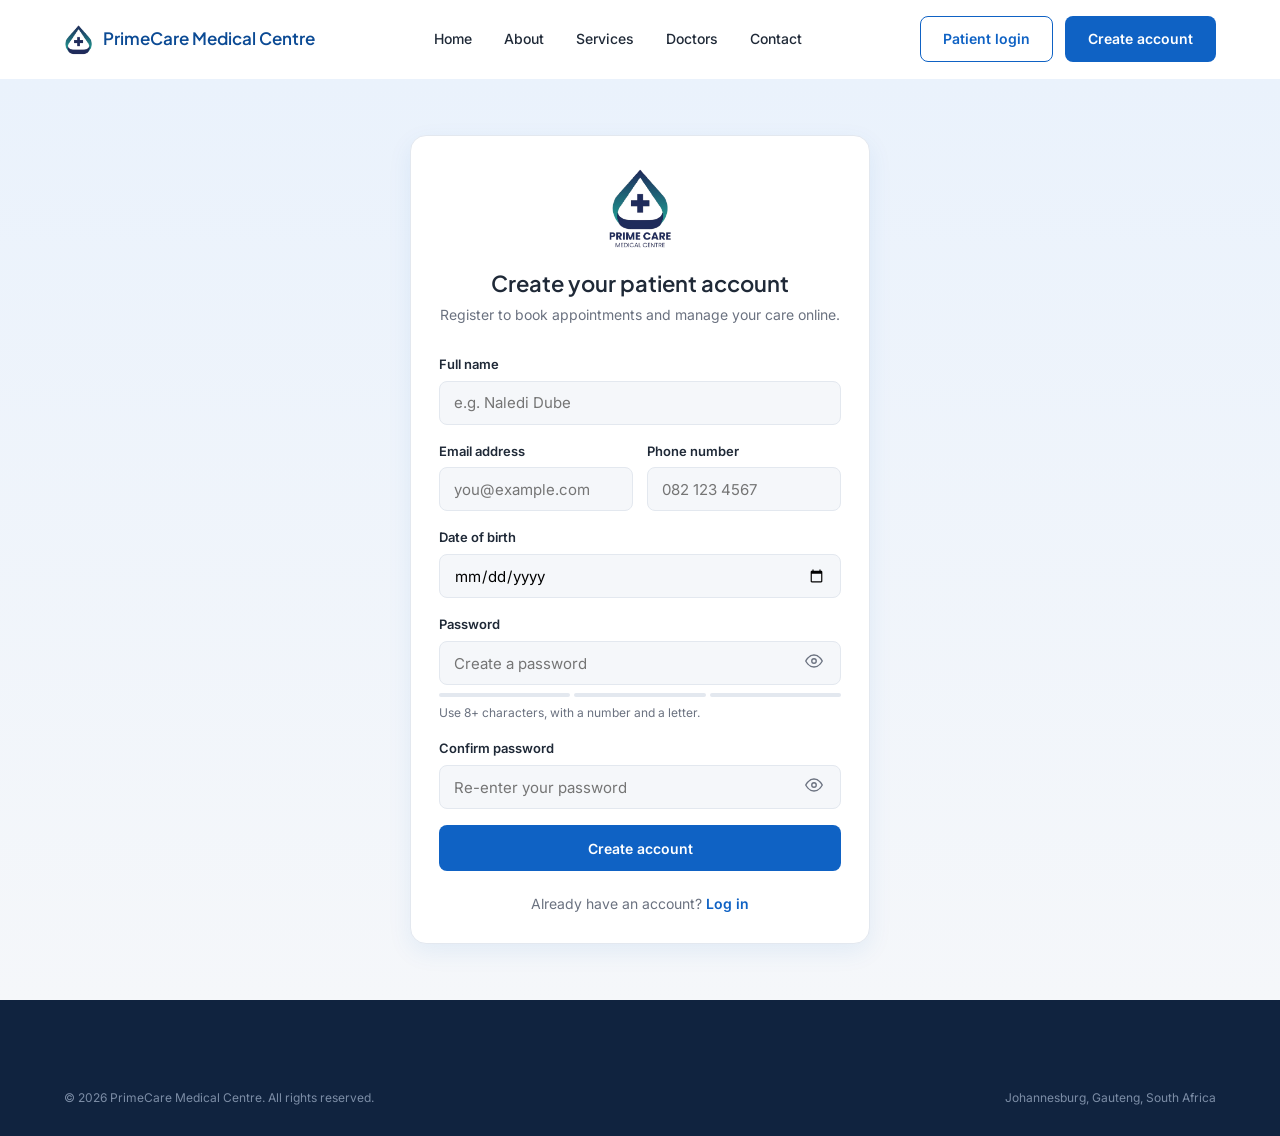
<file: register.html>
<!DOCTYPE html>
<html lang="en">
<head>
<meta charset="UTF-8">
<meta name="viewport" content="width=device-width, initial-scale=1.0">
<title>Create Account | PrimeCare Medical Centre</title>
<meta name="description" content="Register for a PrimeCare patient account to book appointments and manage your healthcare online.">
<link rel="icon" type="image/png" href="assets/images/favicon.png">
<link rel="stylesheet" href="assets/css/style.css">
</head>
<body>

<!-- ============ HEADER ============ -->
<header class="site-header" id="siteHeader">
    <div class="header-inner">
        <a href="index.html" class="logo">
            <img src="assets/images/logo-icon.png" alt="PrimeCare Medical Centre" class="logo-icon-img">
            PrimeCare Medical Centre
        </a>
        <nav class="main-nav" id="mainNav">
            <a href="index.html">Home</a>
            <a href="index.html#about">About</a>
            <a href="index.html#services">Services</a>
            <a href="index.html#doctors">Doctors</a>
            <a href="index.html#contact">Contact</a>
        </nav>
        <div class="nav-actions">
            <a href="login.html" class="btn btn-secondary">Patient login</a>
            <a href="register.html" class="btn btn-primary">Create account</a>
            <button class="nav-toggle" id="navToggle" aria-label="Toggle menu" aria-expanded="false">
                <svg class="icon" viewBox="0 0 24 24"><path d="M3 6h18M3 12h18M3 18h18"/></svg>
            </button>
        </div>
    </div>
</header>

<!-- ============ REGISTER FORM ============ -->
<section class="auth-page">
    <div class="card auth-card">
        <div class="auth-head">
            <img src="assets/images/logo-full.png" alt="PrimeCare Medical Centre" class="auth-logo-img">
            <h1>Create your patient account</h1>
            <p>Register to book appointments and manage your care online.</p>
        </div>

        <p class="form-banner" id="formBanner"></p>

        <form id="registerForm" novalidate>

            <div class="form-group">
                <label for="fullName">Full name</label>
                <input type="text" id="fullName" name="fullName" placeholder="e.g. Naledi Dube" autocomplete="name">
                <p class="field-error" id="err-fullName">Please enter your full name (first and last).</p>
            </div>

            <div class="form-row-2">
                <div class="form-group">
                    <label for="email">Email address</label>
                    <input type="email" id="email" name="email" placeholder="you@example.com" autocomplete="email">
                    <p class="field-error" id="err-email">Please enter a valid email address.</p>
                </div>
                <div class="form-group">
                    <label for="phone">Phone number</label>
                    <input type="tel" id="phone" name="phone" placeholder="082 123 4567" autocomplete="tel">
                    <p class="field-error" id="err-phone">Please enter a valid phone number.</p>
                </div>
            </div>

            <div class="form-group">
                <label for="dob">Date of birth</label>
                <input type="date" id="dob" name="dob" autocomplete="bday">
                <p class="field-error" id="err-dob">Please enter a valid date of birth.</p>
            </div>

            <div class="form-group">
                <label for="password">Password</label>
                <div class="password-input-wrap">
                    <input type="password" id="password" name="password" placeholder="Create a password" autocomplete="new-password">
                    <button type="button" class="password-toggle" id="togglePassword" aria-label="Show password">
                        <svg class="icon" style="width:18px;height:18px;" viewBox="0 0 24 24"><path d="M1 12s4-8 11-8 11 8 11 8-4 8-11 8-11-8-11-8z"/><circle cx="12" cy="12" r="3"/></svg>
                    </button>
                </div>
                <div class="pw-strength" id="pwStrength">
                    <div class="bar"></div><div class="bar"></div><div class="bar"></div>
                </div>
                <p class="pw-strength-label" id="pwStrengthLabel">Use 8+ characters, with a number and a letter.</p>
                <p class="field-error" id="err-password">Password does not meet the requirements.</p>
            </div>

            <div class="form-group">
                <label for="confirmPassword">Confirm password</label>
                <div class="password-input-wrap">
                    <input type="password" id="confirmPassword" name="confirmPassword" placeholder="Re-enter your password" autocomplete="new-password">
                    <button type="button" class="password-toggle" id="toggleConfirmPassword" aria-label="Show password">
                        <svg class="icon" style="width:18px;height:18px;" viewBox="0 0 24 24"><path d="M1 12s4-8 11-8 11 8 11 8-4 8-11 8-11-8-11-8z"/><circle cx="12" cy="12" r="3"/></svg>
                    </button>
                </div>
                <p class="field-error" id="err-confirmPassword">Passwords do not match.</p>
            </div>

            <button type="submit" class="btn btn-primary btn-block" id="registerBtn">Create account</button>

            <p class="auth-switch">Already have an account? <a href="login.html">Log in</a></p>
        </form>
    </div>
</section>

<!-- ============ FOOTER ============ -->
<footer class="site-footer">
    <div class="container">
        <div class="footer-bottom">
            <span>&copy; 2026 PrimeCare Medical Centre. All rights reserved.</span>
            <span>Johannesburg, Gauteng, South Africa</span>
        </div>
    </div>
</footer>

<script src="assets/js/app.js"></script>
<script src="assets/js/auth.js"></script>
</body>
</html>
</file>
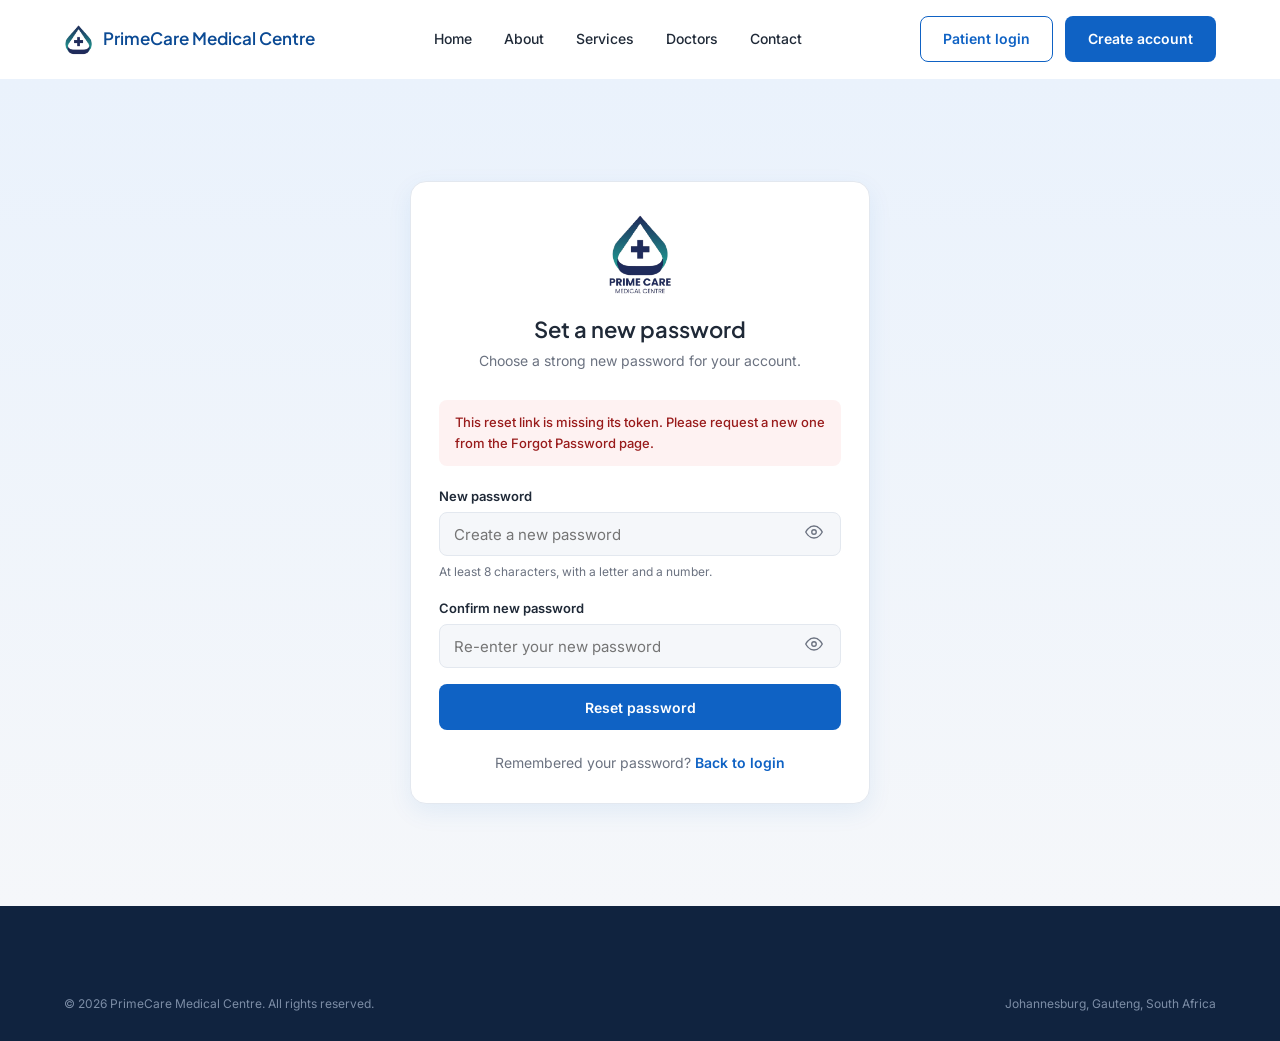
<file: reset-password.html>
<!DOCTYPE html>
<html lang="en">
<head>
<meta charset="UTF-8">
<meta name="viewport" content="width=device-width, initial-scale=1.0">
<title>Reset Password | PrimeCare Medical Centre</title>
<link rel="icon" type="image/png" href="assets/images/favicon.png">
<link rel="stylesheet" href="assets/css/style.css">
</head>
<body>

<header class="site-header" id="siteHeader">
    <div class="header-inner">
        <a href="index.html" class="logo">
            <img src="assets/images/logo-icon.png" alt="PrimeCare Medical Centre" class="logo-icon-img">
            PrimeCare Medical Centre
        </a>
        <nav class="main-nav" id="mainNav">
            <a href="index.html">Home</a>
            <a href="index.html#about">About</a>
            <a href="services.html">Services</a>
            <a href="index.html#doctors">Doctors</a>
            <a href="contact.html">Contact</a>
        </nav>
        <div class="nav-actions">
            <a href="login.html" class="btn btn-secondary">Patient login</a>
            <a href="register.html" class="btn btn-primary">Create account</a>
            <button class="nav-toggle" id="navToggle" aria-label="Toggle menu" aria-expanded="false">
                <svg class="icon" viewBox="0 0 24 24"><path d="M3 6h18M3 12h18M3 18h18"/></svg>
            </button>
        </div>
    </div>
</header>

<section class="auth-page">
    <div class="card auth-card">
        <div class="auth-head">
            <img src="assets/images/logo-full.png" alt="PrimeCare Medical Centre" class="auth-logo-img">
            <h1>Set a new password</h1>
            <p>Choose a strong new password for your account.</p>
        </div>

        <p class="form-banner" id="formBanner"></p>

        <form id="resetPasswordForm" novalidate>
            <div class="form-group">
                <label for="newPassword">New password</label>
                <div class="password-input-wrap">
                    <input type="password" id="newPassword" name="newPassword" placeholder="Create a new password" autocomplete="new-password">
                    <button type="button" class="password-toggle" id="toggleNewPassword" aria-label="Show password">
                        <svg class="icon" style="width:18px;height:18px;" viewBox="0 0 24 24"><path d="M1 12s4-8 11-8 11 8 11 8-4 8-11 8-11-8-11-8z"/><circle cx="12" cy="12" r="3"/></svg>
                    </button>
                </div>
                <p class="field-hint">At least 8 characters, with a letter and a number.</p>
                <p class="field-error" id="err-newPassword">Password does not meet the requirements.</p>
            </div>

            <div class="form-group">
                <label for="confirmNewPassword">Confirm new password</label>
                <div class="password-input-wrap">
                    <input type="password" id="confirmNewPassword" name="confirmNewPassword" placeholder="Re-enter your new password" autocomplete="new-password">
                    <button type="button" class="password-toggle" id="toggleConfirmNewPassword" aria-label="Show password">
                        <svg class="icon" style="width:18px;height:18px;" viewBox="0 0 24 24"><path d="M1 12s4-8 11-8 11 8 11 8-4 8-11 8-11-8-11-8z"/><circle cx="12" cy="12" r="3"/></svg>
                    </button>
                </div>
                <p class="field-error" id="err-confirmNewPassword">Passwords do not match.</p>
            </div>

            <button type="submit" class="btn btn-primary btn-block" id="resetBtn">Reset password</button>

            <p class="auth-switch">Remembered your password? <a href="login.html">Back to login</a></p>
        </form>
    </div>
</section>

<footer class="site-footer">
    <div class="container">
        <div class="footer-bottom">
            <span>&copy; 2026 PrimeCare Medical Centre. All rights reserved.</span>
            <span>Johannesburg, Gauteng, South Africa</span>
        </div>
    </div>
</footer>

<script src="assets/js/app.js"></script>
<script src="assets/js/auth.js"></script>
</body>
</html>
</file>
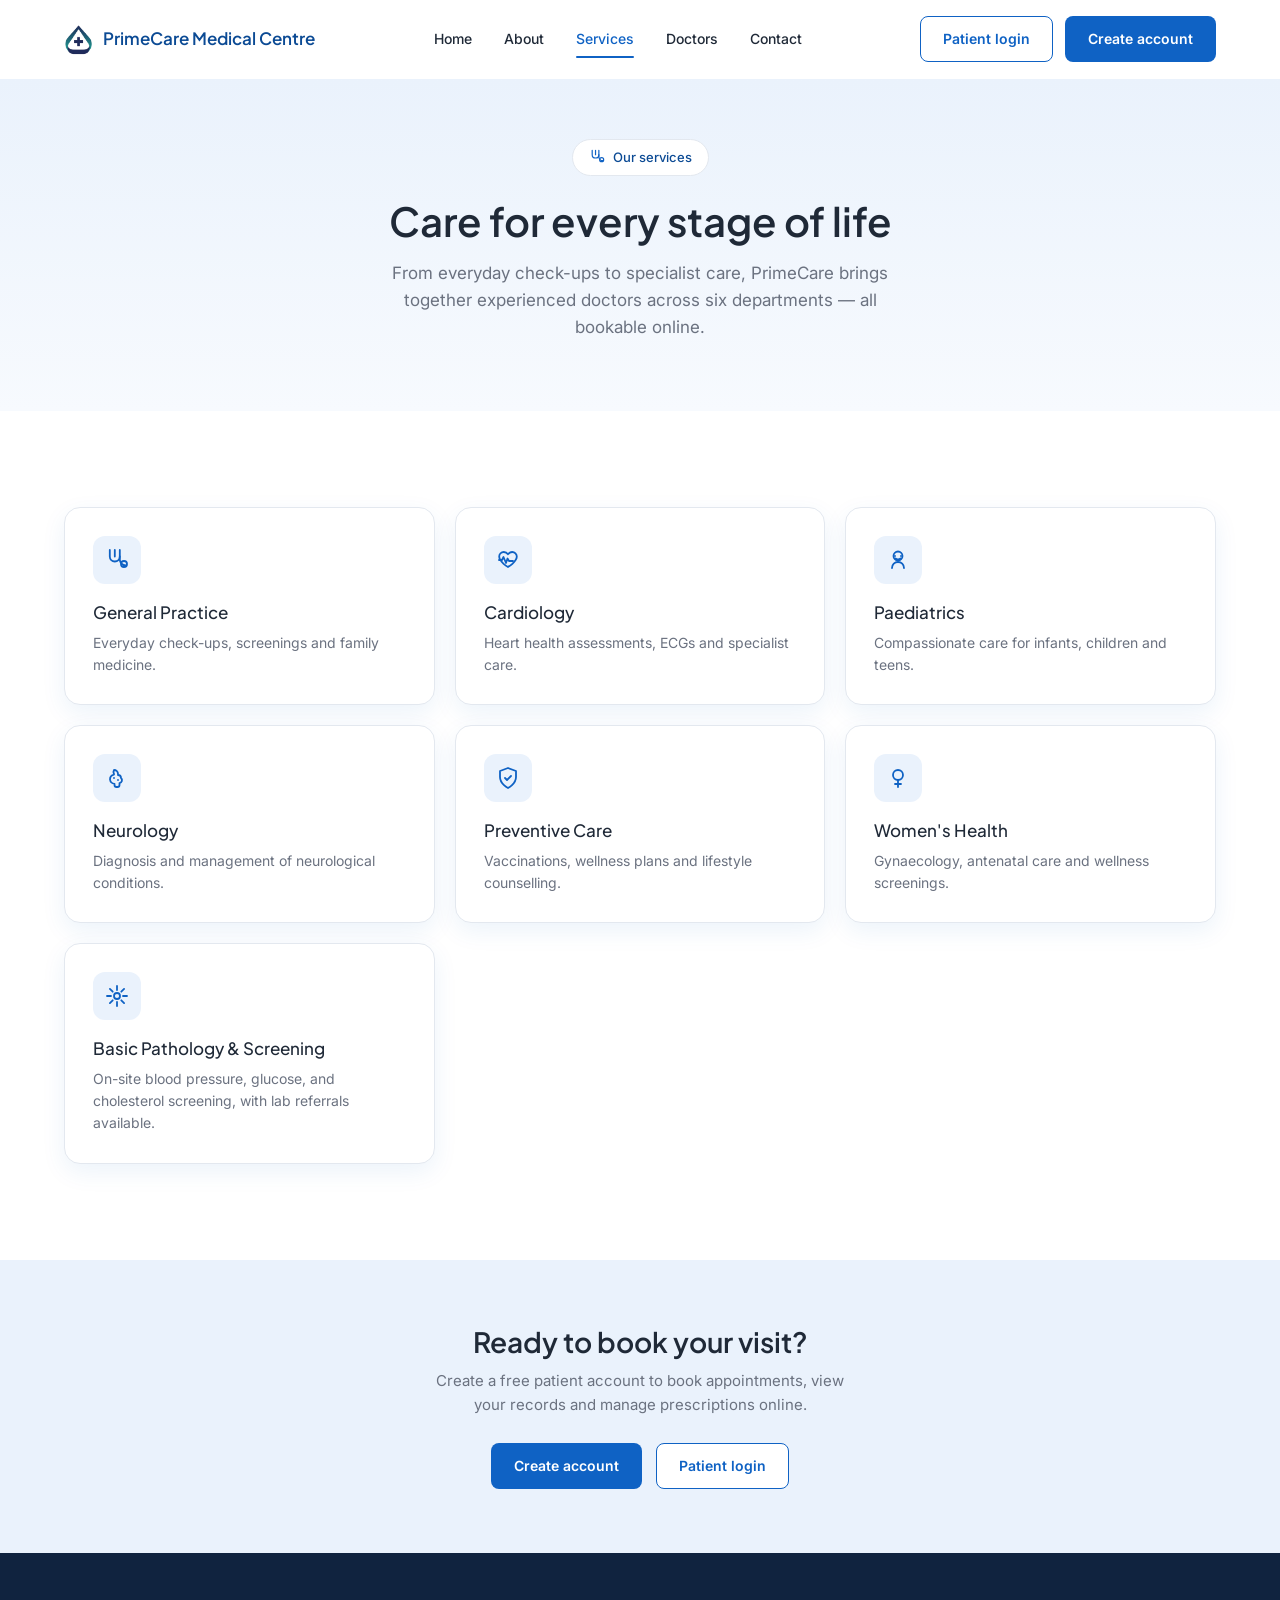
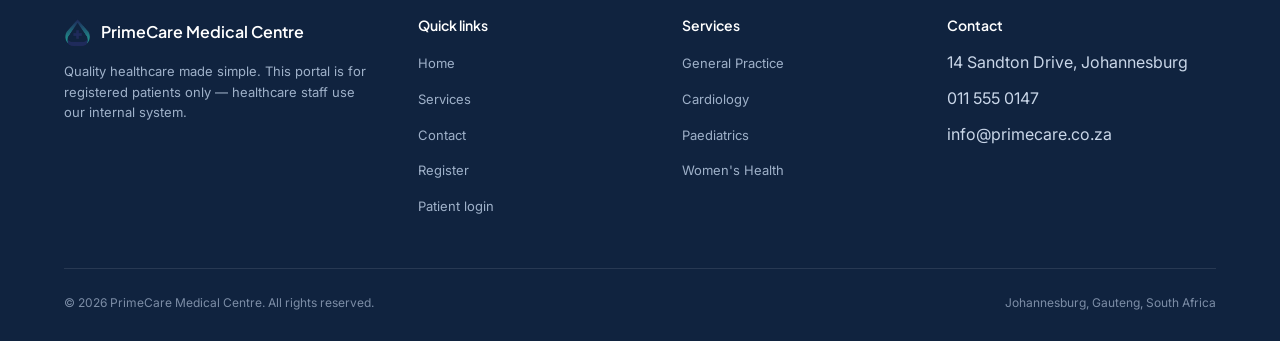
<file: services.html>
<!DOCTYPE html>
<html lang="en">
<head>
<meta charset="UTF-8">
<meta name="viewport" content="width=device-width, initial-scale=1.0">
<title>Our Services | PrimeCare Medical Centre</title>
<meta name="description" content="Explore PrimeCare's medical services — General Practice, Cardiology, Paediatrics, Neurology, Preventive Care, Women's Health and more.">
<link rel="icon" type="image/png" href="assets/images/favicon.png">
<link rel="stylesheet" href="assets/css/style.css">
</head>
<body>

<!-- ============ HEADER ============ -->
<header class="site-header" id="siteHeader">
    <div class="header-inner">
        <a href="index.html" class="logo">
            <img src="assets/images/logo-icon.png" alt="PrimeCare Medical Centre" class="logo-icon-img">
            PrimeCare Medical Centre
        </a>
        <nav class="main-nav" id="mainNav">
            <a href="index.html">Home</a>
            <a href="index.html#about">About</a>
            <a href="services.html" class="active">Services</a>
            <a href="index.html#doctors">Doctors</a>
            <a href="index.html#contact">Contact</a>
        </nav>
        <div class="nav-actions">
            <a href="login.html" class="btn btn-secondary">Patient login</a>
            <a href="register.html" class="btn btn-primary">Create account</a>
            <button class="nav-toggle" id="navToggle" aria-label="Toggle menu" aria-expanded="false">
                <svg class="icon" viewBox="0 0 24 24"><path d="M3 6h18M3 12h18M3 18h18"/></svg>
            </button>
        </div>
    </div>
</header>

<!-- ============ HERO ============ -->
<section class="hero" style="padding-top:60px; padding-bottom:70px;">
    <div class="container" style="text-align:center;">
        <div class="hero-badge" style="margin-left:auto;margin-right:auto;">
            <svg class="icon" viewBox="0 0 24 24"><path d="M4.8 2v6.5a5 5 0 0 0 10 0V2M9.8 2v6.5M14.8 2v6.5"/><circle cx="19" cy="16" r="3"/><path d="M14.8 8.5v3a6 6 0 0 0 6 6"/></svg>
            Our services
        </div>
        <h1 style="max-width:640px;margin:0 auto 14px;">Care for every stage of life</h1>
        <p class="hero-lead" style="max-width:520px;margin:0 auto;">From everyday check-ups to specialist care, PrimeCare brings together experienced doctors across six departments — all bookable online.</p>
    </div>
</section>

<!-- ============ SERVICES GRID ============ -->
<section>
    <div class="container">
        <div class="services-grid">

            <div class="card service-card reveal">
                <div class="icon-box">
                    <svg class="icon" viewBox="0 0 24 24"><path d="M4.8 2v6.5a5 5 0 0 0 10 0V2M9.8 2v6.5M14.8 2v6.5"/><circle cx="19" cy="16" r="3"/><path d="M14.8 8.5v3a6 6 0 0 0 6 6"/></svg>
                </div>
                <h3>General Practice</h3>
                <p>Everyday check-ups, screenings and family medicine.</p>
            </div>

            <div class="card service-card reveal">
                <div class="icon-box">
                    <svg class="icon" viewBox="0 0 24 24"><path d="M20.8 8.6c0-2.6-2.1-4.6-4.6-4.6-1.7 0-3.2.9-4.2 2.3-1-1.4-2.5-2.3-4.2-2.3-2.6 0-4.6 2.1-4.6 4.6 0 5.4 8.8 10.4 8.8 10.4s8.8-5 8.8-10.4z"/><path d="M3 12h3l1.5-3L10 15l1.5-4.5L13 13h4"/></svg>
                </div>
                <h3>Cardiology</h3>
                <p>Heart health assessments, ECGs and specialist care.</p>
            </div>

            <div class="card service-card reveal">
                <div class="icon-box">
                    <svg class="icon" viewBox="0 0 24 24"><circle cx="12" cy="8" r="4.5"/><path d="M9 8h.01M15 8h.01M9.5 10.5c.6.6 1.4.9 2.5.9s1.9-.3 2.5-.9"/><path d="M6 20c0-3.5 2.7-6 6-6s6 2.5 6 6"/></svg>
                </div>
                <h3>Paediatrics</h3>
                <p>Compassionate care for infants, children and teens.</p>
            </div>

            <div class="card service-card reveal">
                <div class="icon-box">
                    <svg class="icon" viewBox="0 0 24 24"><path d="M9 4a4 4 0 0 1 4 4v1a3 3 0 0 1 3 3 3 3 0 0 1-1.5 5.2V19a2 2 0 0 1-2 2h-1a2 2 0 0 1-2-2v-1.2A5 5 0 0 1 5 13.5 5 5 0 0 1 9 8.6V8a4 4 0 0 1 0-4z"/><path d="M9 12h.01M13 14h.01"/></svg>
                </div>
                <h3>Neurology</h3>
                <p>Diagnosis and management of neurological conditions.</p>
            </div>

            <div class="card service-card reveal">
                <div class="icon-box">
                    <svg class="icon" viewBox="0 0 24 24"><path d="M12 22s8-4 8-11V5l-8-3-8 3v6c0 7 8 11 8 11z"/><path d="M9 12l2 2 4-4"/></svg>
                </div>
                <h3>Preventive Care</h3>
                <p>Vaccinations, wellness plans and lifestyle counselling.</p>
            </div>

            <div class="card service-card reveal">
                <div class="icon-box">
                    <svg class="icon" viewBox="0 0 24 24"><circle cx="12" cy="9" r="5"/><path d="M12 14v7M9 18h6"/></svg>
                </div>
                <h3>Women's Health</h3>
                <p>Gynaecology, antenatal care and wellness screenings.</p>
            </div>

            <div class="card service-card reveal">
                <div class="icon-box">
                    <svg class="icon" viewBox="0 0 24 24"><path d="M12 2v4M12 18v4M4.9 4.9l2.8 2.8M16.3 16.3l2.8 2.8M2 12h4M18 12h4M4.9 19.1l2.8-2.8M16.3 7.7l2.8-2.8"/><circle cx="12" cy="12" r="3"/></svg>
                </div>
                <h3>Basic Pathology &amp; Screening</h3>
                <p>On-site blood pressure, glucose, and cholesterol screening, with lab referrals available.</p>
            </div>

        </div>
    </div>
</section>

<!-- ============ CTA BANNER ============ -->
<section style="background:var(--blue-tint); padding:64px 0;">
    <div class="container" style="text-align:center;">
        <h2 style="margin-bottom:10px;">Ready to book your visit?</h2>
        <p style="max-width:440px;margin:0 auto 26px;">Create a free patient account to book appointments, view your records and manage prescriptions online.</p>
        <div style="display:flex;gap:14px;justify-content:center;flex-wrap:wrap;">
            <a href="register.html" class="btn btn-primary">Create account</a>
            <a href="login.html" class="btn btn-secondary">Patient login</a>
        </div>
    </div>
</section>

<!-- ============ FOOTER ============ -->
<footer class="site-footer">
    <div class="container">
        <div class="footer-grid">
            <div>
                <div class="footer-brand">
                    <img src="assets/images/logo-icon.png" alt="PrimeCare Medical Centre" class="footer-logo-img">
                    PrimeCare Medical Centre
                </div>
                <p>Quality healthcare made simple. This portal is for registered patients only — healthcare staff use our internal system.</p>
            </div>

            <div>
                <h4>Quick links</h4>
                <ul>
                    <li><a href="index.html">Home</a></li>
                    <li><a href="services.html">Services</a></li>
                    <li><a href="index.html#contact">Contact</a></li>
                    <li><a href="register.html">Register</a></li>
                    <li><a href="login.html">Patient login</a></li>
                </ul>
            </div>

            <div>
                <h4>Services</h4>
                <ul>
                    <li><a href="services.html">General Practice</a></li>
                    <li><a href="services.html">Cardiology</a></li>
                    <li><a href="services.html">Paediatrics</a></li>
                    <li><a href="services.html">Women's Health</a></li>
                </ul>
            </div>

            <div>
                <h4>Contact</h4>
                <ul>
                    <li>14 Sandton Drive, Johannesburg</li>
                    <li>011 555 0147</li>
                    <li>info@primecare.co.za</li>
                </ul>
            </div>
        </div>

        <div class="footer-bottom">
            <span>&copy; 2026 PrimeCare Medical Centre. All rights reserved.</span>
            <span>Johannesburg, Gauteng, South Africa</span>
        </div>
    </div>
</footer>

<script src="assets/js/app.js"></script>
</body>
</html>
</file>
<file: assets/css/style.css>
/* ============================================================
   PrimeCare Medical Centre — Shared Design System
   This file is the single source of truth for colors, type,
   spacing, and components. Every page on the site loads this.
   ============================================================ */

@import url('https://fonts.googleapis.com/css2?family=Plus+Jakarta+Sans:wght@500;600&family=Inter:wght@400;500;600&display=swap');

/* ---------- Design Tokens ---------- */
:root {
    /* Color */
    --blue: #0F62C4;
    --blue-dark: #0B4A94;
    --blue-tint: #EAF2FC;
    --white: #FFFFFF;
    --grey-bg: #F5F7FA;
    --border: #E3E8EF;
    --text-dark: #1F2937;
    --text-grey: #6B7280;

    --green: #16A34A;
    --green-bg: #ECFDF3;
    --green-text: #166534;

    --amber: #D97706;
    --amber-bg: #FFFBEB;
    --amber-text: #8A5A0B;

    --red: #DC2626;
    --red-bg: #FEF2F2;
    --red-text: #991B1B;

    

    /* Typography */
    --font-heading: 'Plus Jakarta Sans', sans-serif;
    --font-body: 'Inter', sans-serif;

    /* Layout */
    --radius-card: 16px;
    --radius-control: 8px;
    --shadow-card: 0 8px 24px rgba(15, 98, 196, 0.08);
    --shadow-card-hover: 0 12px 32px rgba(15, 98, 196, 0.14);
    --max-width: 1200px;
}

/* ---------- Reset ---------- */
* { margin: 0; padding: 0; box-sizing: border-box; }

html { scroll-behavior: smooth; }

body {
    font-family: var(--font-body);
    color: var(--text-dark);
    background: var(--white);
    line-height: 1.6;
    -webkit-font-smoothing: antialiased;
}

h1, h2, h3, h4 {
    font-family: var(--font-heading);
    font-weight: 600;
    color: var(--text-dark);
    line-height: 1.25;
}

h1 { font-size: 40px; }
h2 { font-size: 28px; }
h3 { font-size: 18px; font-weight: 500; }

p { color: var(--text-grey); font-size: 15px; }

a { color: inherit; text-decoration: none; }

img { max-width: 100%; display: block; }

button, input, textarea, select { font-family: var(--font-body); font-size: 15px; }

ul { list-style: none; }

.container {
    max-width: var(--max-width);
    margin: 0 auto;
    padding: 0 24px;
}

section { padding: 96px 0; }

.section-tag {
    display: inline-block;
    background: var(--blue-tint);
    color: var(--blue-dark);
    font-size: 13px;
    font-weight: 600;
    padding: 6px 14px;
    border-radius: 20px;
    margin-bottom: 14px;
}

.section-head {
    max-width: 620px;
    margin-bottom: 48px;
}

.section-head.center { margin-left: auto; margin-right: auto; text-align: center; }

.section-head p { margin-top: 12px; font-size: 16px; }

/* ---------- Icons ---------- */
.icon {
    width: 24px;
    height: 24px;
    stroke: currentColor;
    stroke-width: 1.8;
    fill: none;
    stroke-linecap: round;
    stroke-linejoin: round;
}

/* ---------- Buttons ---------- */
.btn {
    display: inline-flex;
    align-items: center;
    justify-content: center;
    gap: 8px;
    height: 46px;
    padding: 0 22px;
    border-radius: var(--radius-control);
    font-size: 14px;
    font-weight: 600;
    font-family: var(--font-body);
    cursor: pointer;
    border: 1px solid transparent;
    transition: all 0.2s ease;
    white-space: nowrap;
}

.btn-primary { background: var(--blue); color: var(--white); }
.btn-primary:hover { background: var(--blue-dark); transform: translateY(-1px); box-shadow: 0 6px 16px rgba(15,98,196,0.25); }

.btn-secondary { background: var(--white); color: var(--blue); border-color: var(--blue); }
.btn-secondary:hover { background: var(--blue-tint); }

.btn-block { width: 100%; }

/* ---------- Status Pills ---------- */
.pill {
    display: inline-flex;
    align-items: center;
    font-size: 11px;
    font-weight: 600;
    padding: 4px 12px;
    border-radius: 20px;
}

.pill-booked    { background: var(--blue-tint); color: var(--blue-dark); }
.pill-checkedin { background: var(--amber-bg);  color: var(--amber-text); }
.pill-completed { background: var(--green-bg);  color: var(--green-text); }
.pill-cancelled { background: var(--red-bg);    color: var(--red-text); }

/* ---------- Cards ---------- */
.card {
    background: var(--white);
    border: 1px solid var(--border);
    border-radius: var(--radius-card);
    box-shadow: var(--shadow-card);
    padding: 28px;
    transition: box-shadow 0.25s ease, transform 0.25s ease;
}

.card:hover { box-shadow: var(--shadow-card-hover); transform: translateY(-3px); }

/* ---------- Header / Navigation ---------- */
.site-header {
    position: sticky;
    top: 0;
    z-index: 100;
    background: rgba(255,255,255,0.92);
    backdrop-filter: blur(8px);
    border-bottom: 1px solid transparent;
    transition: border-color 0.2s ease, box-shadow 0.2s ease;
}

.site-header.scrolled {
    border-bottom-color: var(--border);
    box-shadow: 0 2px 12px rgba(15,98,196,0.06);
}

.header-inner {
    max-width: var(--max-width);
    margin: 0 auto;
    padding: 16px 24px;
    display: flex;
    align-items: center;
    justify-content: space-between;
}

.logo {
    display: flex;
    align-items: center;
    gap: 10px;
    font-family: var(--font-heading);
    font-weight: 600;
    font-size: 17px;
    color: var(--blue-dark);
}

.logo .icon { color: var(--blue); width: 26px; height: 26px; }
.logo-icon-img { height: 32px; width: auto; display: block; }
.footer-logo-img { height: 30px; width: auto; display: block; }

.main-nav {
    display: flex;
    align-items: center;
    gap: 32px;
}

.main-nav a {
    font-size: 14px;
    font-weight: 500;
    color: var(--text-dark);
    position: relative;
    padding: 6px 0;
}

.main-nav a:hover { color: var(--blue); }

.main-nav a.active { color: var(--blue); }
.main-nav a.active::after {
    content: '';
    position: absolute;
    left: 0; right: 0; bottom: -2px;
    height: 2px;
    background: var(--blue);
    border-radius: 2px;
}

.nav-actions { display: flex; align-items: center; gap: 12px; }

.nav-toggle {
    display: none;
    background: none;
    border: none;
    cursor: pointer;
    color: var(--text-dark);
}

@media (max-width: 900px) {
    .main-nav { display: none; }
    .nav-toggle { display: block; }

    .main-nav.open {
        display: flex;
        flex-direction: column;
        position: absolute;
        top: 100%;
        left: 0; right: 0;
        background: var(--white);
        border-bottom: 1px solid var(--border);
        padding: 20px 24px;
        gap: 18px;
        box-shadow: 0 12px 24px rgba(15,98,196,0.08);
    }
}

/* ---------- Hero ---------- */
.hero {
    background: linear-gradient(180deg, var(--blue-tint) 0%, #F7FAFE 100%);
    padding: 90px 0 100px;
    overflow: hidden;
}

.hero-inner {
    display: grid;
    grid-template-columns: 1.1fr 0.9fr;
    gap: 48px;
    align-items: center;
}

.hero-badge {
    display: inline-flex;
    align-items: center;
    gap: 8px;
    background: var(--white);
    border: 1px solid var(--border);
    padding: 7px 16px;
    border-radius: 24px;
    font-size: 13px;
    font-weight: 500;
    color: var(--blue-dark);
    margin-bottom: 20px;
}

.hero-badge .icon { width: 16px; height: 16px; color: var(--blue); }

.hero h1 { margin-bottom: 18px; }
.hero h1 span { color: var(--blue); }

.hero-lead {
    font-size: 17px;
    max-width: 460px;
    margin-bottom: 30px;
}

.hero-actions { display: flex; gap: 14px; flex-wrap: wrap; margin-bottom: 36px; }

.hero-stats {
    display: flex;
    gap: 32px;
    padding-top: 24px;
    border-top: 1px solid var(--border);
}

.hero-stats div strong {
    display: block;
    font-family: var(--font-heading);
    font-size: 22px;
    color: var(--text-dark);
}

.hero-stats div span { font-size: 13px; color: var(--text-grey); }

.hero-visual {
    background: var(--white);
    border-radius: var(--radius-card);
    box-shadow: var(--shadow-card-hover);
    padding: 24px;
    border: 1px solid var(--border);
}

.hero-visual .visual-row {
    display: flex;
    justify-content: space-between;
    align-items: center;
    padding: 12px 0;
    border-bottom: 1px solid var(--border);
}

.hero-visual .visual-row:last-child { border-bottom: none; }

.hero-visual .visual-title { font-size: 13px; font-weight: 600; color: var(--text-dark); }
.hero-visual .visual-sub { font-size: 12px; color: var(--text-grey); }

/* ---------- About ---------- */
.about-inner {
    display: grid;
    grid-template-columns: 0.9fr 1.1fr;
    gap: 56px;
    align-items: center;
}

.about-stats {
    display: grid;
    grid-template-columns: repeat(2, 1fr);
    gap: 16px;
    margin-top: 28px;
}

.about-stats .stat {
    background: var(--grey-bg);
    border-radius: var(--radius-card);
    padding: 20px;
}

.about-stats strong {
    display: block;
    font-family: var(--font-heading);
    font-size: 26px;
    color: var(--blue-dark);
}

.about-stats span { font-size: 13px; color: var(--text-grey); }

.about-visual {
    background: var(--blue-tint);
    border-radius: var(--radius-card);
    padding: 32px;
}

.about-visual .card { margin-bottom: 16px; }
.about-visual .card:last-child { margin-bottom: 0; }

.about-feature { display: flex; gap: 14px; align-items: flex-start; }
.about-feature .icon-box {
    flex-shrink: 0;
    width: 40px; height: 40px;
    background: var(--blue-tint);
    border-radius: 10px;
    display: flex; align-items: center; justify-content: center;
    color: var(--blue);
}
.about-feature h3 { margin-bottom: 4px; }
.about-feature p { font-size: 13px; }

/* ---------- Services ---------- */
.services-grid, .why-grid {
    display: grid;
    grid-template-columns: repeat(3, 1fr);
    gap: 20px;
}

.service-card .icon-box {
    width: 48px; height: 48px;
    background: var(--blue-tint);
    color: var(--blue);
    border-radius: 12px;
    display: flex; align-items: center; justify-content: center;
    margin-bottom: 18px;
}

.service-card h3 { margin-bottom: 8px; font-size: 17px; }
.service-card p { font-size: 14px; }

.service-meta {
    margin-top: 16px;
    padding-top: 16px;
    border-top: 1px solid var(--border);
    font-size: 12px;
    color: var(--blue-dark);
    font-weight: 600;
}

/* ---------- Why Choose Us ---------- */
.why-grid { grid-template-columns: repeat(4, 1fr); }

.why-card {
    text-align: left;
    background: var(--grey-bg);
    border: none;
    box-shadow: none;
}

.why-card:hover { box-shadow: none; transform: none; background: var(--blue-tint); }

.why-card .icon-box {
    width: 44px; height: 44px;
    background: var(--white);
    color: var(--blue);
    border-radius: 10px;
    display: flex; align-items: center; justify-content: center;
    margin-bottom: 16px;
}

.why-card h3 { font-size: 15px; margin-bottom: 6px; }
.why-card p { font-size: 13px; }

/* ---------- Doctors ---------- */
.doctors-grid {
    display: grid;
    grid-template-columns: repeat(4, 1fr);
    gap: 20px;
}

.doctor-card { text-align: center; }

.doctor-avatar {
    width: 72px; height: 72px;
    border-radius: 50%;
    background: var(--blue-tint);
    color: var(--blue-dark);
    display: flex; align-items: center; justify-content: center;
    font-family: var(--font-heading);
    font-weight: 600;
    font-size: 20px;
    margin: 0 auto 16px;
}

.doctor-card h3 { margin-bottom: 4px; }
.doctor-specialty { font-size: 13px; color: var(--blue); font-weight: 500; margin-bottom: 10px; }
.doctor-dept { font-size: 12px; color: var(--text-grey); }

/* ---------- Testimonials ---------- */
.testimonials-section { background: var(--grey-bg); }

.testimonial-track {
    position: relative;
    max-width: 720px;
    margin: 0 auto;
}

.testimonial-slide {
    display: none;
    text-align: center;
    padding: 8px;
}

.testimonial-slide.active { display: block; }

.testimonial-stars { color: var(--amber); margin-bottom: 20px; display: flex; justify-content: center; gap: 4px; }
.testimonial-stars .icon { width: 18px; height: 18px; fill: var(--amber); stroke: none; }

.testimonial-quote {
    font-family: var(--font-heading);
    font-size: 20px;
    font-weight: 500;
    color: var(--text-dark);
    line-height: 1.5;
    margin-bottom: 24px;
}

.testimonial-author { font-size: 14px; font-weight: 600; }
.testimonial-role { font-size: 13px; color: var(--text-grey); }

.testimonial-dots {
    display: flex;
    justify-content: center;
    gap: 8px;
    margin-top: 32px;
}

.testimonial-dots button {
    width: 8px; height: 8px;
    border-radius: 50%;
    border: none;
    background: var(--border);
    cursor: pointer;
    padding: 0;
    transition: background 0.2s ease, transform 0.2s ease;
}

.testimonial-dots button.active { background: var(--blue); transform: scale(1.3); }

/* ---------- Contact ---------- */
.contact-inner {
    display: grid;
    grid-template-columns: 0.9fr 1.1fr;
    gap: 32px;
}

.contact-info-card .contact-row {
    display: flex;
    gap: 14px;
    align-items: flex-start;
    padding: 16px 0;
    border-bottom: 1px solid var(--border);
}

.contact-info-card .contact-row:last-child { border-bottom: none; }

.contact-info-card .icon-box {
    width: 38px; height: 38px;
    background: var(--blue-tint);
    color: var(--blue);
    border-radius: 10px;
    display: flex; align-items: center; justify-content: center;
    flex-shrink: 0;
}

.contact-info-card h3 { font-size: 14px; margin-bottom: 2px; }
.contact-info-card p { font-size: 13px; margin: 0; }

.form-group { margin-bottom: 16px; }

.form-group label {
    display: block;
    font-size: 13px;
    font-weight: 600;
    margin-bottom: 6px;
    color: var(--text-dark);
}

.form-group input, .form-group textarea {
    width: 100%;
    height: 44px;
    padding: 0 14px;
    border-radius: var(--radius-control);
    border: 1px solid var(--border);
    background: var(--grey-bg);
    transition: border-color 0.2s ease, box-shadow 0.2s ease, background 0.2s ease;
}

.form-group textarea { height: 100px; padding: 12px 14px; resize: vertical; }

.form-group input:focus, .form-group textarea:focus {
    outline: none;
    border-color: var(--blue);
    background: var(--white);
    box-shadow: 0 0 0 3px rgba(15,98,196,0.12);
}

.form-msg {
    margin-top: 14px;
    padding: 12px 16px;
    border-radius: var(--radius-control);
    font-size: 13px;
    font-weight: 500;
    display: none;
}

.form-msg.success { display: block; background: var(--green-bg); color: var(--green-text); }
.form-msg.error   { display: block; background: var(--red-bg); color: var(--red-text); }

/* ---------- Footer ---------- */
.site-footer {
    background: #10233F;
    color: #C9D6E8;
    padding: 64px 0 28px;
}

.footer-grid {
    display: grid;
    grid-template-columns: 1.4fr 1fr 1fr 1.2fr;
    gap: 40px;
    padding-bottom: 40px;
    border-bottom: 1px solid rgba(255,255,255,0.1);
}

.footer-brand {
    display: flex;
    align-items: center;
    gap: 10px;
    font-family: var(--font-heading);
    font-weight: 600;
    font-size: 16px;
    color: var(--white);
    margin-bottom: 14px;
}

.footer-brand .icon { color: #85B7EB; }

.footer-grid p { color: #9FB1C9; font-size: 13px; }

.footer-grid h4 {
    font-family: var(--font-heading);
    font-size: 14px;
    color: var(--white);
    margin-bottom: 16px;
    font-weight: 600;
}

.footer-grid ul li { margin-bottom: 10px; }
.footer-grid ul li a { font-size: 13px; color: #9FB1C9; transition: color 0.2s ease; }
.footer-grid ul li a:hover { color: var(--white); }

.footer-bottom {
    display: flex;
    justify-content: space-between;
    align-items: center;
    padding-top: 24px;
    font-size: 12px;
    color: #7C8DA6;
    flex-wrap: wrap;
    gap: 10px;
}

/* ---------- Auth Pages (Register / Login) ---------- */
.auth-page {
    min-height: calc(100vh - 73px);
    display: flex;
    align-items: center;
    justify-content: center;
    background: linear-gradient(180deg, var(--blue-tint) 0%, var(--grey-bg) 100%);
    padding: 56px 24px;
}

.auth-card {
    width: 100%;
    max-width: 460px;
    background: var(--white);
}

.auth-head { text-align: center; margin-bottom: 28px; }

.auth-head .icon-box {
    width: 52px; height: 52px;
    background: var(--blue-tint);
    color: var(--blue);
    border-radius: 14px;
    display: flex; align-items: center; justify-content: center;
    margin: 0 auto 16px;
}

.auth-logo-img { height: 88px; width: auto; margin: 0 auto 18px; display: block; }
.auth-head h1 { font-size: 22px; margin-bottom: 6px; }
.auth-head p { font-size: 14px; }

.form-row-2 {
    display: grid;
    grid-template-columns: 1fr 1fr;
    gap: 14px;
}

@media (max-width: 480px) {
    .form-row-2 { grid-template-columns: 1fr; }
}

/* Field validation states */
.form-group input.invalid,
.form-group input.invalid:focus,
.form-group select.invalid,
.form-group select.invalid:focus,
.form-group textarea.invalid,
.form-group textarea.invalid:focus {
    border-color: var(--red);
    background: var(--red-bg);
    box-shadow: 0 0 0 3px rgba(220,38,38,0.10);
}

.form-group input.valid {
    border-color: var(--green);
}

.field-error {
    display: none;
    font-size: 12px;
    color: var(--red);
    margin-top: 6px;
}

.field-error.show { display: block; }

.field-hint {
    font-size: 12px;
    color: var(--text-grey);
    margin-top: 6px;
}

/* Password strength meter */
.pw-strength {
    display: flex;
    gap: 4px;
    margin-top: 8px;
}

.pw-strength .bar {
    height: 4px;
    flex: 1;
    background: var(--border);
    border-radius: 2px;
    transition: background 0.2s ease;
}

.pw-strength.weak .bar:nth-child(1) { background: var(--red); }
.pw-strength.medium .bar:nth-child(1),
.pw-strength.medium .bar:nth-child(2) { background: var(--amber); }
.pw-strength.strong .bar { background: var(--green); }

.pw-strength-label {
    font-size: 12px;
    margin-top: 6px;
    color: var(--text-grey);
}

.password-input-wrap { position: relative; }

.password-toggle {
    position: absolute;
    right: 14px;
    top: 50%;
    transform: translateY(-50%);
    background: none;
    border: none;
    cursor: pointer;
    color: var(--text-grey);
    padding: 4px;
}

.password-toggle:hover { color: var(--blue); }

.auth-switch {
    text-align: center;
    font-size: 14px;
    margin-top: 22px;
    color: var(--text-grey);
}

.auth-switch a { color: var(--blue); font-weight: 600; }

.form-row-between {
    display: flex;
    align-items: center;
    justify-content: space-between;
    margin-bottom: 20px;
}

.checkbox-label {
    display: flex;
    align-items: center;
    gap: 8px;
    font-size: 13px;
    color: var(--text-dark);
    cursor: pointer;
    user-select: none;
}

.checkbox-label input[type="checkbox"] {
    width: 16px;
    height: 16px;
    accent-color: var(--blue);
    cursor: pointer;
}

.form-row-between a {
    font-size: 13px;
    color: var(--blue);
    font-weight: 600;
}

.auth-note {
    display: flex;
    gap: 10px;
    background: var(--blue-tint);
    border-radius: var(--radius-control);
    padding: 12px 14px;
    font-size: 12px;
    color: var(--blue-dark);
    margin-top: 20px;
}

.auth-note .icon { width: 16px; height: 16px; flex-shrink: 0; margin-top: 1px; }

.form-banner {
    display: none;
    padding: 12px 16px;
    border-radius: var(--radius-control);
    font-size: 13px;
    font-weight: 500;
    margin-bottom: 20px;
}

.form-banner.show.error   { display: block; background: var(--red-bg); color: var(--red-text); }
.form-banner.show.success { display: block; background: var(--green-bg); color: var(--green-text); }

.btn.loading { opacity: 0.7; pointer-events: none; }

/* ---------- Dashboard Top Bar ---------- */
.dash-topbar {
    position: sticky;
    top: 0;
    z-index: 100;
    background: rgba(255,255,255,0.92);
    backdrop-filter: blur(8px);
    border-bottom: 1px solid var(--border);
}

.dash-topbar-inner {
    max-width: var(--max-width);
    margin: 0 auto;
    padding: 14px 24px;
    display: flex;
    align-items: center;
    justify-content: space-between;
}

.user-chip { display: flex; align-items: center; gap: 12px; }

.avatar-circle {
    width: 38px; height: 38px;
    border-radius: 50%;
    background: var(--blue-tint);
    color: var(--blue-dark);
    display: flex; align-items: center; justify-content: center;
    font-family: var(--font-heading);
    font-weight: 600;
    font-size: 14px;
    flex-shrink: 0;
}

.user-chip .user-name { font-size: 14px; font-weight: 600; color: var(--text-dark); }
.user-chip .user-email { font-size: 12px; color: var(--text-grey); }

.btn-ghost {
    background: none;
    border: 1px solid var(--border);
    color: var(--text-grey);
}

.btn-ghost:hover { background: var(--grey-bg); color: var(--text-dark); }

.dash-subnav { border-top: 1px solid var(--border); background: var(--white); }

.dash-subnav-inner {
    max-width: var(--max-width);
    margin: 0 auto;
    padding: 0 24px;
    display: flex;
    gap: 4px;
    overflow-x: auto;
}

.dash-subnav a {
    font-size: 13px;
    font-weight: 500;
    color: var(--text-grey);
    padding: 12px 14px;
    white-space: nowrap;
    border-bottom: 2px solid transparent;
}

.dash-subnav a:hover { color: var(--blue); }
.dash-subnav a.active { color: var(--blue); border-bottom-color: var(--blue); font-weight: 600; }

/* ---------- Select inputs ---------- */
.form-group select {
    width: 100%;
    height: 44px;
    padding: 0 14px;
    border-radius: var(--radius-control);
    border: 1px solid var(--border);
    background: var(--grey-bg);
    color: var(--text-dark);
    transition: border-color 0.2s ease, box-shadow 0.2s ease, background 0.2s ease;
}

.form-group select:focus {
    outline: none;
    border-color: var(--blue);
    background: var(--white);
    box-shadow: 0 0 0 3px rgba(15,98,196,0.12);
}

/* ---------- Tabs ---------- */
.tabs { display: flex; gap: 6px; margin-bottom: 20px; background: var(--grey-bg); padding: 4px; border-radius: 10px; width: fit-content; }

.tab-btn {
    border: none;
    background: none;
    padding: 8px 18px;
    border-radius: 8px;
    font-size: 13px;
    font-weight: 600;
    color: var(--text-grey);
    cursor: pointer;
}

.tab-btn.active { background: var(--white); color: var(--blue); box-shadow: 0 2px 6px rgba(15,98,196,0.1); }

/* ---------- Time slot grid ---------- */
.slot-grid {
    display: grid;
    grid-template-columns: repeat(4, 1fr);
    gap: 10px;
    margin-top: 8px;
}

.slot-btn {
    height: 42px;
    border-radius: var(--radius-control);
    border: 1px solid var(--border);
    background: var(--white);
    font-size: 13px;
    font-weight: 500;
    color: var(--text-dark);
    cursor: pointer;
    transition: all 0.15s ease;
}

.slot-btn:hover { border-color: var(--blue); color: var(--blue); }
.slot-btn.selected { background: var(--blue); border-color: var(--blue); color: #fff; }
.slot-btn:disabled { background: var(--grey-bg); color: var(--border); cursor: not-allowed; border-color: var(--border); }

/* ---------- List cards (appointments / records / prescriptions) ---------- */
.list-card {
    display: flex;
    align-items: flex-start;
    justify-content: space-between;
    gap: 16px;
    flex-wrap: wrap;
    margin-bottom: 14px;
    padding-bottom: 14px;
    border-bottom: 1px solid var(--border);
}

.list-card:last-child { margin-bottom: 0; padding-bottom: 0; border-bottom: none; }

.list-card-main { flex: 1; min-width: 220px; }
.list-card-main h3 { font-size: 15px; margin-bottom: 4px; }

.record-fields {
    display: grid;
    grid-template-columns: 130px 1fr;
    row-gap: 8px;
    column-gap: 14px;
    margin-top: 12px;
    font-size: 13px;
}

.record-fields dt { color: var(--text-grey); font-weight: 600; }
.record-fields dd { color: var(--text-dark); margin: 0; }

@media (max-width: 520px) {
    .record-fields { grid-template-columns: 1fr; row-gap: 2px; }
    .record-fields dt { margin-top: 8px; }
}
.list-card-main p { font-size: 13px; margin-bottom: 2px; }
.list-card-actions { display: flex; align-items: center; gap: 10px; flex-shrink: 0; }

.btn-sm { height: 36px; padding: 0 14px; font-size: 13px; }

.record-toggle {
    background: none;
    border: none;
    color: var(--blue);
    font-size: 12px;
    font-weight: 600;
    cursor: pointer;
    margin-top: 6px;
    padding: 0;
}

.record-detail {
    display: none;
    margin-top: 10px;
    padding-top: 10px;
    border-top: 1px solid var(--border);
    font-size: 13px;
    color: var(--text-grey);
    width: 100%;
}

.record-detail.open { display: block; }

.field-static {
    padding: 12px 14px;
    background: var(--grey-bg);
    border-radius: var(--radius-control);
    font-size: 14px;
    color: var(--text-grey);
}

/* ---------- Dashboard Layout ---------- */
.dash-main { background: var(--grey-bg); min-height: calc(100vh - 68px); padding: 40px 0 80px; }

.dash-section { margin-bottom: 28px; }

.dash-section-title {
    display: flex;
    align-items: center;
    justify-content: space-between;
    margin-bottom: 16px;
}

.dash-section-title h2 { font-size: 18px; }
.dash-section-title a { font-size: 13px; font-weight: 600; color: var(--blue); }

/* ---------- Welcome Card ---------- */
.welcome-card {
    background: linear-gradient(120deg, #0F62C4 0%, #0B4A94 100%);
    color: #fff;
    display: flex;
    align-items: center;
    justify-content: space-between;
    flex-wrap: wrap;
    gap: 20px;
    border: none;
    box-shadow: 0 12px 28px rgba(11,74,148,0.25);
}

.welcome-card h1 { color: #fff; font-size: 22px; margin-bottom: 6px; }
.welcome-card p { color: rgba(255,255,255,0.8); font-size: 14px; }

.stat-chips { display: flex; gap: 12px; flex-wrap: wrap; }

.stat-chip {
    background: rgba(255,255,255,0.14);
    border-radius: 12px;
    padding: 10px 18px;
    text-align: center;
    min-width: 92px;
}

.stat-chip strong { display: block; font-family: var(--font-heading); font-size: 20px; }
.stat-chip span { font-size: 11px; color: rgba(255,255,255,0.75); }

/* ---------- Upcoming Appointment Card ---------- */
.appt-card { display: flex; align-items: center; gap: 20px; flex-wrap: wrap; }

.appt-date-block {
    flex-shrink: 0;
    width: 64px; height: 64px;
    background: var(--blue-tint);
    border-radius: 14px;
    display: flex; flex-direction: column; align-items: center; justify-content: center;
    color: var(--blue-dark);
}

.appt-date-block .day { font-family: var(--font-heading); font-size: 20px; font-weight: 600; line-height: 1; }
.appt-date-block .month { font-size: 11px; text-transform: uppercase; letter-spacing: 0.03em; }

.appt-details { flex: 1; min-width: 200px; }
.appt-details h3 { font-size: 16px; margin-bottom: 4px; }
.appt-details p { font-size: 13px; margin-bottom: 2px; }

/* ---------- Quick Actions ---------- */
.quick-actions-grid {
    display: grid;
    grid-template-columns: repeat(5, 1fr);
    gap: 16px;
}

.quick-action-card {
    text-align: center;
    padding: 22px 16px;
}

.quick-action-card .icon-box {
    width: 46px; height: 46px;
    background: var(--blue-tint);
    color: var(--blue);
    border-radius: 12px;
    display: flex; align-items: center; justify-content: center;
    margin: 0 auto 12px;
    transition: background 0.2s ease, color 0.2s ease;
}

.quick-action-card:hover .icon-box { background: var(--blue); color: #fff; }
.quick-action-card span { font-size: 13px; font-weight: 600; color: var(--text-dark); }

/* ---------- Notifications ---------- */
.notification-item {
    display: flex;
    gap: 14px;
    align-items: flex-start;
    padding: 14px 0;
    border-bottom: 1px solid var(--border);
}

.notification-item:last-child { border-bottom: none; }

.notification-item .icon-box {
    width: 36px; height: 36px;
    background: var(--blue-tint);
    color: var(--blue);
    border-radius: 10px;
    display: flex; align-items: center; justify-content: center;
    flex-shrink: 0;
}

.notification-item.unread .icon-box { background: var(--blue); color: #fff; }

.notification-content { flex: 1; }
.notification-content .n-title { font-size: 13px; font-weight: 600; color: var(--text-dark); display: flex; align-items: center; gap: 6px; }
.notification-content .n-message { font-size: 13px; color: var(--text-grey); margin-top: 2px; }
.notification-content .n-time { font-size: 11px; color: var(--text-grey); margin-top: 4px; }

.unread-dot { width: 6px; height: 6px; border-radius: 50%; background: var(--blue); flex-shrink: 0; }

/* ---------- Modal ---------- */
.modal-overlay {
    display: none;
    position: fixed;
    inset: 0;
    background: rgba(15, 30, 55, 0.5);
    z-index: 200;
    align-items: center;
    justify-content: center;
    padding: 24px;
}

.modal-overlay.open { display: flex; }

.modal-panel {
    width: 100%;
    max-width: 440px;
    max-height: 90vh;
    overflow-y: auto;
}

.modal-header {
    display: flex;
    align-items: center;
    justify-content: space-between;
    margin-bottom: 18px;
}

.modal-header h3 { font-size: 17px; }

.modal-close {
    background: none;
    border: none;
    cursor: pointer;
    color: var(--text-grey);
    padding: 4px;
}

.modal-close:hover { color: var(--text-dark); }

.modal-actions {
    display: flex;
    gap: 10px;
    margin-top: 20px;
}

.modal-actions .btn { flex: 1; }

.appt-number {
    font-size: 12px;
    color: var(--text-grey);
    font-weight: 600;
    letter-spacing: 0.02em;
}

/* ---------- Toast Notifications ---------- */
.toast-container {
    position: fixed;
    top: 20px;
    right: 20px;
    z-index: 300;
    display: flex;
    flex-direction: column;
    gap: 10px;
    width: 100%;
    max-width: 360px;
    pointer-events: none;
}

.toast {
    display: flex;
    align-items: flex-start;
    gap: 12px;
    background: var(--white);
    border: 1px solid var(--border);
    border-left: 4px solid var(--blue);
    border-radius: var(--radius-control);
    box-shadow: var(--shadow-card-hover);
    padding: 14px 16px;
    opacity: 0;
    transform: translateX(24px);
    transition: opacity 0.25s ease, transform 0.25s ease;
    pointer-events: auto;
}

.toast.show { opacity: 1; transform: translateX(0); }

.toast-success { border-left-color: var(--green); }
.toast-error   { border-left-color: var(--red); }
.toast-warning { border-left-color: var(--amber); }

.toast-icon { flex-shrink: 0; width: 20px; height: 20px; margin-top: 1px; }
.toast-success .toast-icon { color: var(--green); }
.toast-error   .toast-icon { color: var(--red); }
.toast-warning .toast-icon { color: var(--amber); }

.toast-body { flex: 1; min-width: 0; }
.toast-title { font-size: 13px; font-weight: 600; color: var(--text-dark); }
.toast-message { font-size: 12px; color: var(--text-grey); margin-top: 3px; line-height: 1.4; }

.toast-close {
    background: none;
    border: none;
    cursor: pointer;
    color: var(--text-grey);
    flex-shrink: 0;
    padding: 2px;
}

.toast-close .icon { width: 16px; height: 16px; }
.toast-close:hover { color: var(--text-dark); }

@media (max-width: 480px) {
    .toast-container { left: 16px; right: 16px; top: 16px; max-width: none; }
}

/* ---------- Empty & Loading States ---------- */
.empty-state {
    text-align: center;
    padding: 32px 16px;
}

.empty-state .icon-box {
    width: 48px; height: 48px;
    background: var(--grey-bg);
    color: var(--text-grey);
    border-radius: 50%;
    display: flex; align-items: center; justify-content: center;
    margin: 0 auto 14px;
}

.empty-state p { font-size: 13px; margin-bottom: 16px; }

.skeleton {
    background: linear-gradient(90deg, var(--grey-bg) 25%, #ECEEF2 37%, var(--grey-bg) 63%);
    background-size: 400% 100%;
    animation: skeleton-pulse 1.4s ease infinite;
    border-radius: 8px;
}

@keyframes skeleton-pulse {
    0% { background-position: 100% 50%; }
    100% { background-position: 0 50%; }
}

/* ---------- Scroll Reveal ---------- */
.reveal { opacity: 0; transform: translateY(24px); transition: opacity 0.6s ease, transform 0.6s ease; }
.reveal.visible { opacity: 1; transform: translateY(0); }

/* ============================================================
   Responsive
   ============================================================ */
@media (max-width: 1024px) {
    .hero-inner, .about-inner, .contact-inner { grid-template-columns: 1fr; }
    .services-grid { grid-template-columns: repeat(2, 1fr); }
    .why-grid { grid-template-columns: repeat(2, 1fr); }
    .doctors-grid { grid-template-columns: repeat(2, 1fr); }
    .footer-grid { grid-template-columns: repeat(2, 1fr); }
    h1 { font-size: 32px; }
}

@media (max-width: 640px) {
    section { padding: 64px 0; }
    .services-grid, .why-grid, .doctors-grid { grid-template-columns: 1fr; }
    .footer-grid { grid-template-columns: 1fr; gap: 28px; }
    .hero-stats { flex-wrap: wrap; gap: 20px; }
    .hero-actions .btn { width: 100%; }
    h1 { font-size: 28px; }
    .about-stats { grid-template-columns: 1fr; }
}

.doctor-photo {
  width: 100%;
  height: 280px;
  object-fit: cover; 
  border-radius: 12px;
  margin-bottom: 14px;
  display: block;
}

.doctors-grid {
  display: grid;
  grid-template-columns: repeat(auto-fit, minmax(220px, 1fr));
  gap: 24px;
}

.doctor-card {
  text-align: center;
  padding: 16px;
}
.doctor-card img {
  height: 320px;
  object-fit: cover;
}
</file>
